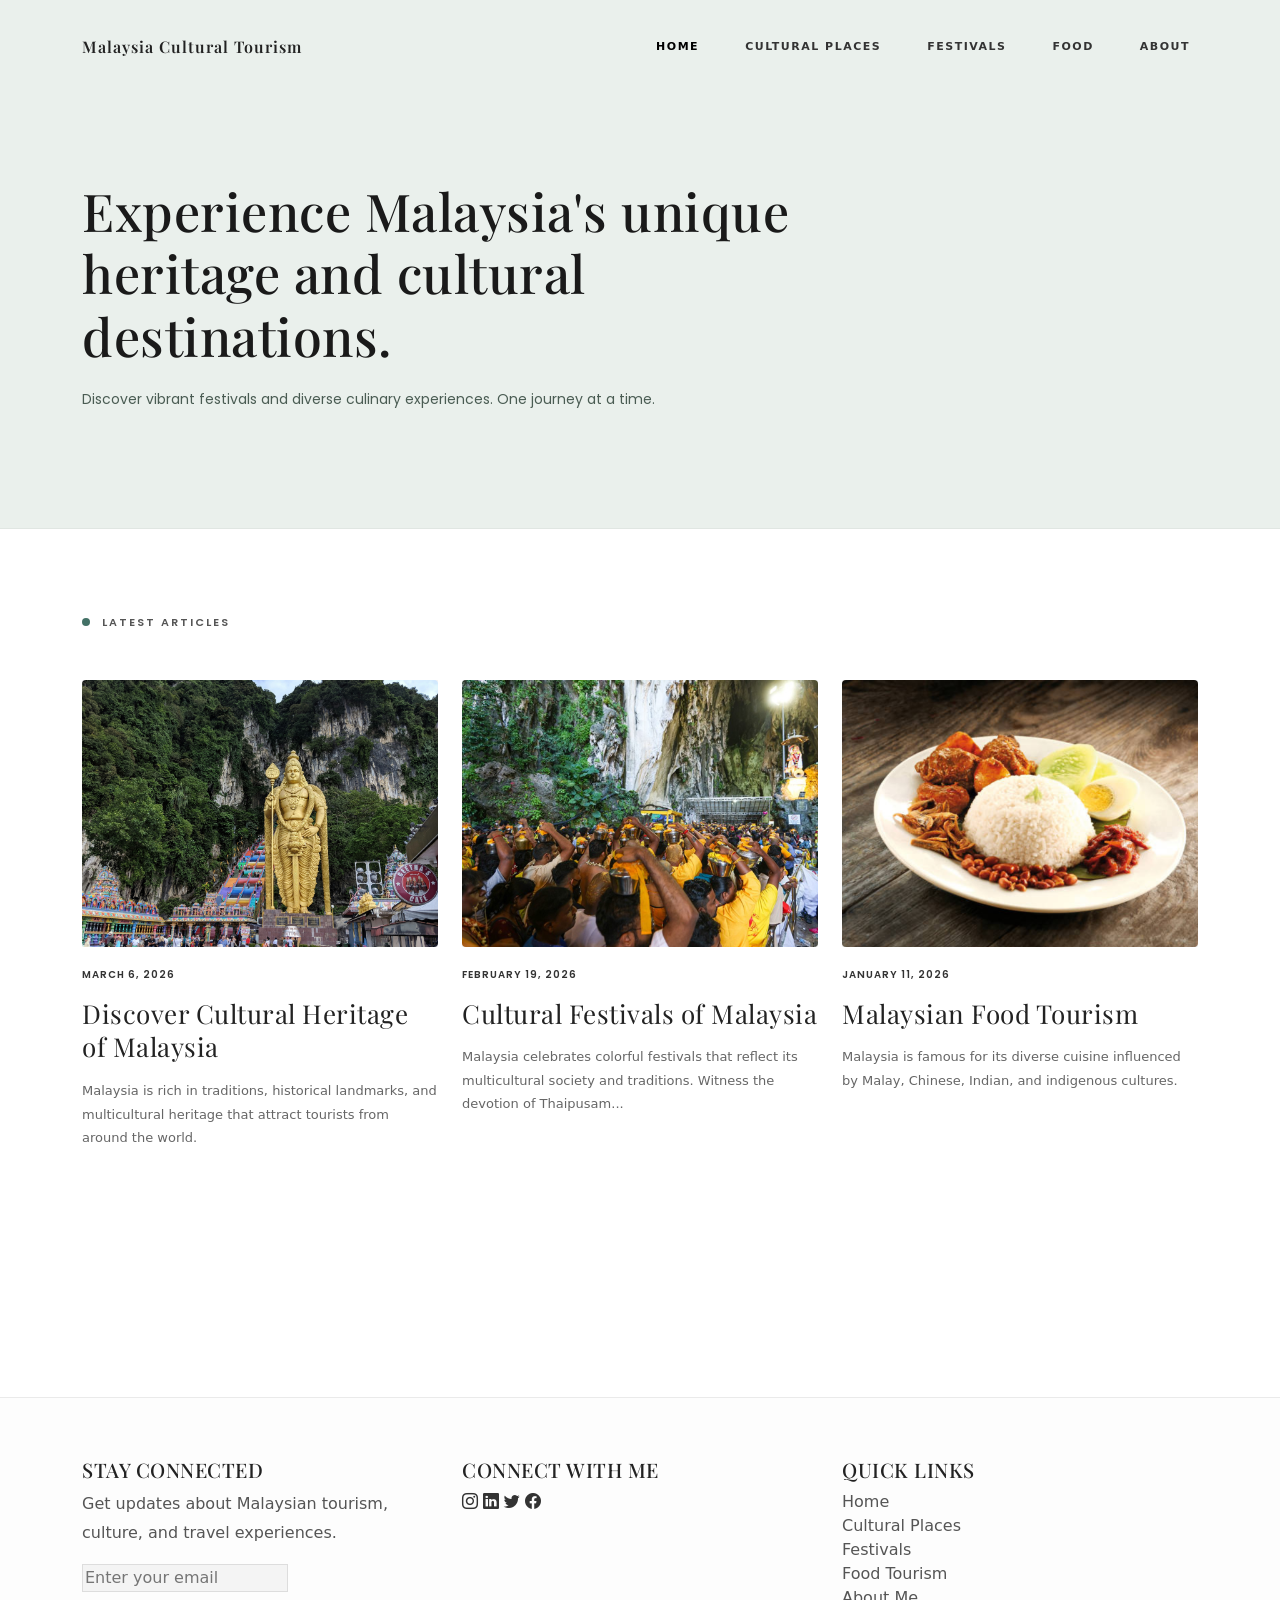
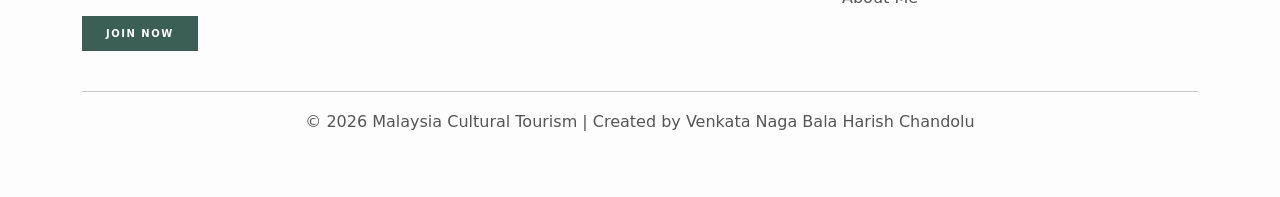
<file: index.html>
<!DOCTYPE html>
<html>

<head>

    <title>Cultural Tourism in Malaysia</title>
    <meta name="viewport" content="width=device-width, initial-scale=1">
    <link rel="stylesheet" href="css/style.css">

    <link href="https://cdn.jsdelivr.net/npm/bootstrap@5.3.2/dist/css/bootstrap.min.css" rel="stylesheet">
    <link rel="stylesheet" href="https://cdn.jsdelivr.net/npm/bootstrap-icons@1.11.3/font/bootstrap-icons.css">

    <!-- Google Fonts -->
    <link href="https://fonts.googleapis.com/css2?family=Playfair+Display:wght@400;600&family=Poppins:wght@300;400;600&display=swap" rel="stylesheet">
    
    <!-- Google Analytics -->
    <script async src="https://www.googletagmanager.com/gtag/js?id=G-QB0N7FCE9P"></script>
    <script>
        window.dataLayer = window.dataLayer || [];
        function gtag() { dataLayer.push(arguments); }
        gtag('js', new Date());

        gtag('config', 'G-QB0N7FCE9P');
    </script>
</head>

<body>

    <!-- SAGE HERO SECTION -->
    <div class="sage-hero">
        
        <!-- NAVBAR Inside Hero -->
        <nav class="navbar navbar-expand-lg navbar-light fixed-top" style="background-color: #EAF0EC !important; border-bottom: none; padding-top: 30px;">
            <div class="container">
                <a class="navbar-brand brand-title" href="index.html">
                    Malaysia Cultural Tourism
                </a>
                <button class="navbar-toggler" type="button" data-bs-toggle="collapse" data-bs-target="#navbarNav">
                    <span class="navbar-toggler-icon"></span>
                </button>
                <div class="collapse navbar-collapse justify-content-end" id="navbarNav">
                    <ul class="navbar-nav">
                        <li class="nav-item">
                            <a class="nav-link active" href="index.html">Home</a>
                        </li>
                        <li class="nav-item">
                            <a class="nav-link" href="cultural.html">Cultural Places</a>
                        </li>
                        <li class="nav-item">
                            <a class="nav-link" href="festivals.html">Festivals</a>
                        </li>
                        <li class="nav-item">
                            <a class="nav-link" href="food.html">Food</a>
                        </li>
                        <li class="nav-item">
                            <a class="nav-link" href="about.html">About</a>
                        </li>
                    </ul>
                </div>
            </div>
        </nav>

        <div class="container" style="margin-top: 60px;">
            <div class="row">
                <div class="col-lg-8">
                    <h1 class="sage-hero-title">Experience Malaysia's unique heritage and cultural destinations.</h1>
                    <p class="sage-hero-text">
                        Discover vibrant festivals and diverse culinary experiences. One journey at a time.
                    </p>
                </div>
            </div>
        </div>
    </div>

    <!-- MAIN ARTICLE GRID -->
    <div class="article-grid-section">
        <div class="container">
            <span class="dot-label"><span class="dot"></span> LATEST ARTICLES</span>
            
            <div class="row mt-4">
                
                <!-- Cultural Places -->
                <div class="col-lg-4 col-md-6 mb-5">
                    <div class="article-card">
                        <div class="article-img-container">
                            <a href="cultural.html"><img src="images/Batu caves.png" class="article-img" alt="Batu Caves"></a>
                        </div>
                        <span class="article-meta">MARCH 6, 2026</span>
                        <h3 class="article-title"><a href="cultural.html" class="article-title-link">Discover Cultural Heritage of Malaysia</a></h3>
                        <p class="article-excerpt">
                            Malaysia is rich in traditions, historical landmarks, and multicultural heritage that attract tourists from around the world.
                        </p>
                    </div>
                </div>

                <!-- Festivals -->
                <div class="col-lg-4 col-md-6 mb-5">
                    <div class="article-card">
                        <div class="article-img-container">
                            <a href="festivals.html"><img src="images/Thaipusam.png" class="article-img" alt="Thaipusam"></a>
                        </div>
                        <span class="article-meta">FEBRUARY 19, 2026</span>
                        <h3 class="article-title"><a href="festivals.html" class="article-title-link">Cultural Festivals of Malaysia</a></h3>
                        <p class="article-excerpt">
                            Malaysia celebrates colorful festivals that reflect its multicultural society and traditions. Witness the devotion of Thaipusam...
                        </p>
                    </div>
                </div>

                <!-- Food -->
                <div class="col-lg-4 col-md-6 mb-5">
                    <div class="article-card">
                        <div class="article-img-container">
                            <a href="food.html"><img src="images/nasi lemak.png" class="article-img" alt="Food Nasi Lemak"></a>
                        </div>
                        <span class="article-meta">JANUARY 11, 2026</span>
                        <h3 class="article-title"><a href="food.html" class="article-title-link">Malaysian Food Tourism</a></h3>
                        <p class="article-excerpt">
                            Malaysia is famous for its diverse cuisine influenced by Malay, Chinese, Indian, and indigenous cultures.
                        </p>
                    </div>
                </div>

            </div>
        </div>
    </div>

    <!-- FOOTER -->
    <div class="footer-main">
        <div class="container">
            <div class="row">
                <div class="col-lg-4 col-md-6 col-12 mb-4">
                    <h4 class="footer-heading">STAY CONNECTED</h4>
                    <p class="footer-text">
                        Get updates about Malaysian tourism, culture, and travel experiences.
                    </p>
                    <form action="https://formspree.io/f/myknpvoq" method="POST">
                        <input type="email" name="email" class="footer-input" placeholder="Enter your email" required>
                        <br><br>
                        <button type="submit" class="footer-btn">Join Now</button>
                    </form>
                </div>
                <div class="col-lg-4 col-md-6 col-12 mb-4">
                    <h4 class="footer-heading">CONNECT WITH ME</h4>
                    <div class="social-icons">
                        <a href="https://www.instagram.com/tripz_hash/"><i class="bi bi-instagram"></i></a>
                        <a href="http://www.linkedin.com/in/ch-venkata-naga-bala-harish"><i class="bi bi-linkedin"></i></a>
                        <a href="https://x.com/ChVenkatan88342"><i class="bi bi-twitter"></i></a>
                        <a href="https://www.facebook.com/chandolu.harish.1"><i class="bi bi-facebook"></i></a>
                    </div>
                </div>
                <div class="col-lg-4 col-md-6 col-12 mb-4">
                    <h4 class="footer-heading">QUICK LINKS</h4>
                    <ul class="footer-list list-unstyled">
                        <li><a href="index.html">Home</a></li>
                        <li><a href="cultural.html">Cultural Places</a></li>
                        <li><a href="festivals.html">Festivals</a></li>
                        <li><a href="food.html">Food Tourism</a></li>
                        <li><a href="about.html">About Me</a></li>
                    </ul>
                </div>
            </div>
            <hr class="footer-line">
            <p class="footer-bottom text-center mb-0">
                © 2026 Malaysia Cultural Tourism | Created by Venkata Naga Bala Harish Chandolu
            </p>
        </div>
    </div>

    <script src="https://cdn.jsdelivr.net/npm/bootstrap@5.3.2/dist/js/bootstrap.bundle.min.js"></script>

    <script>
        window.addEventListener("scroll", function () {
            let navbar = document.querySelector(".navbar");
            if (window.scrollY > 80) {
                navbar.classList.add("navbar-scrolled");
                navbar.style.backgroundColor = "#ffffff";
            } else {
                navbar.classList.remove("navbar-scrolled");
                navbar.style.backgroundColor = "#EAF0EC";
                navbar.style.cssText = "background-color: #EAF0EC !important; border-bottom: none; padding-top: 30px;";
            }
        });
    </script>
</body>
</html>
</file>
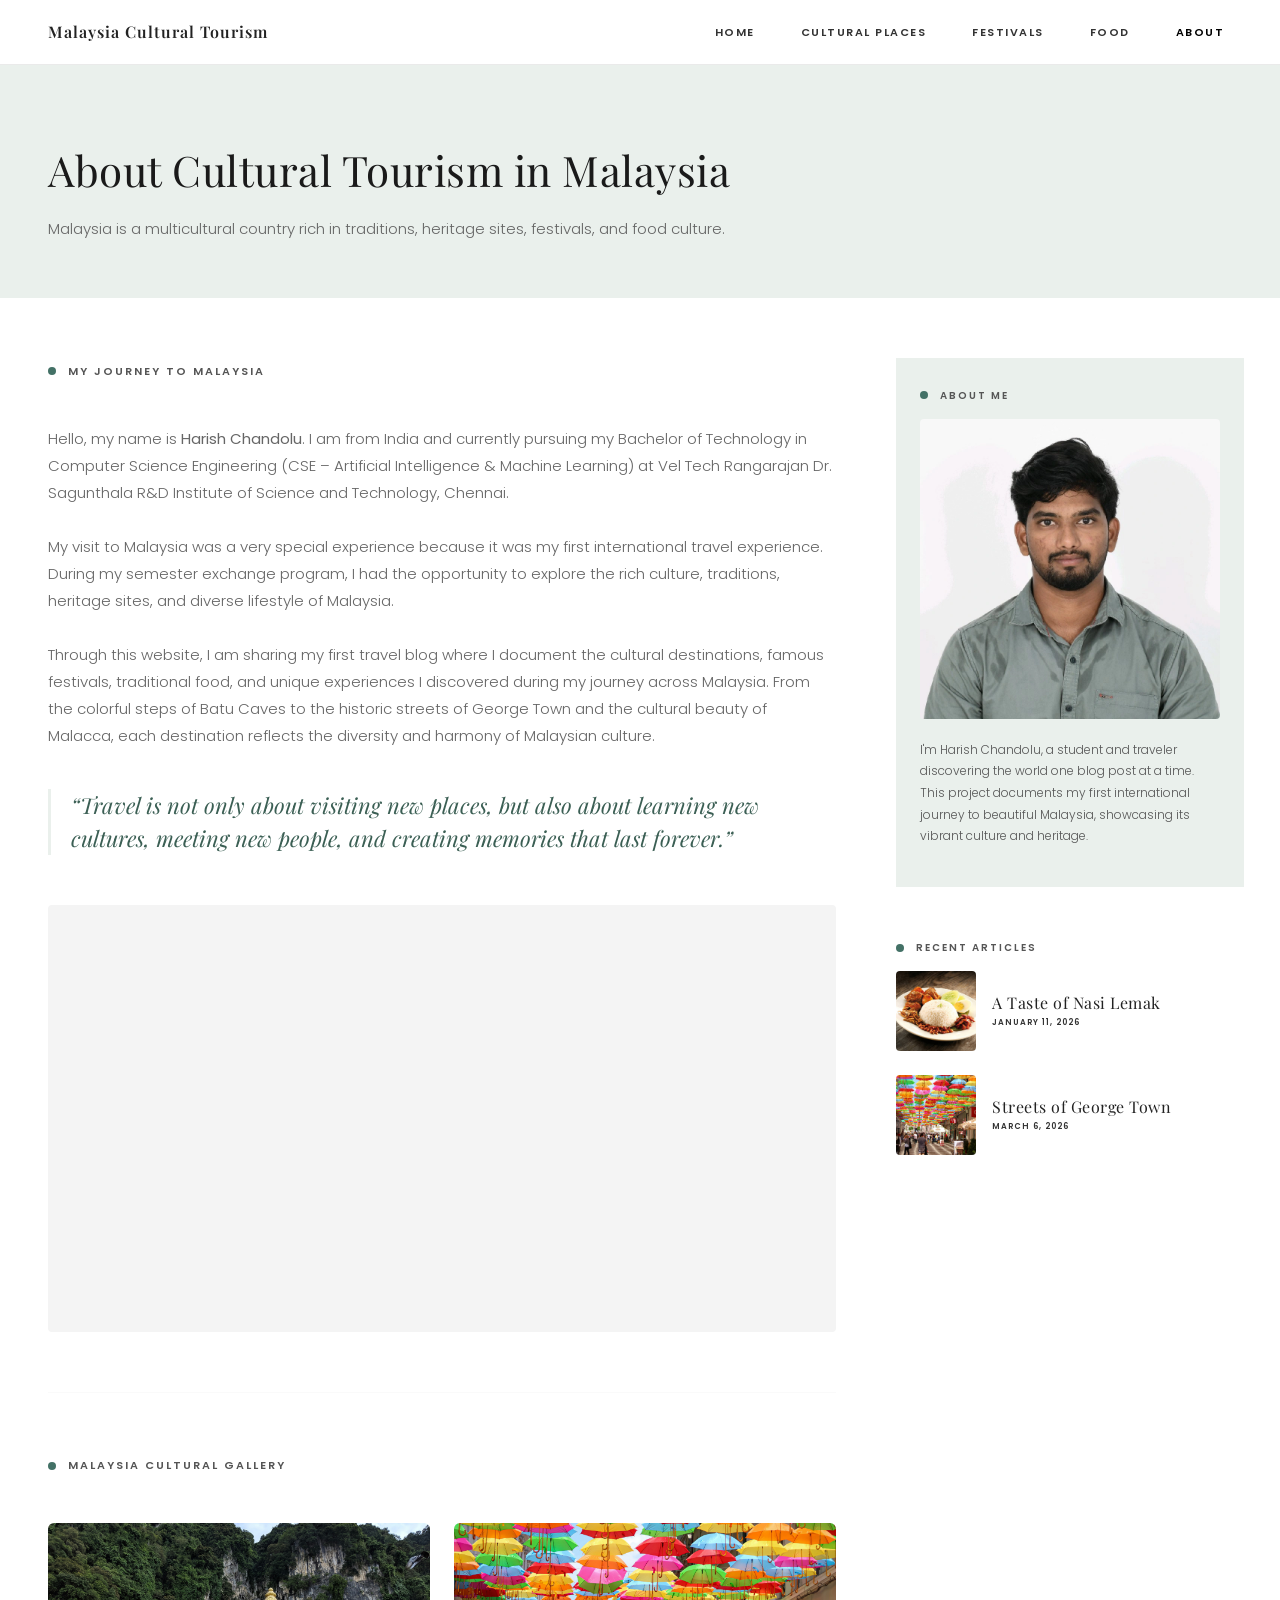
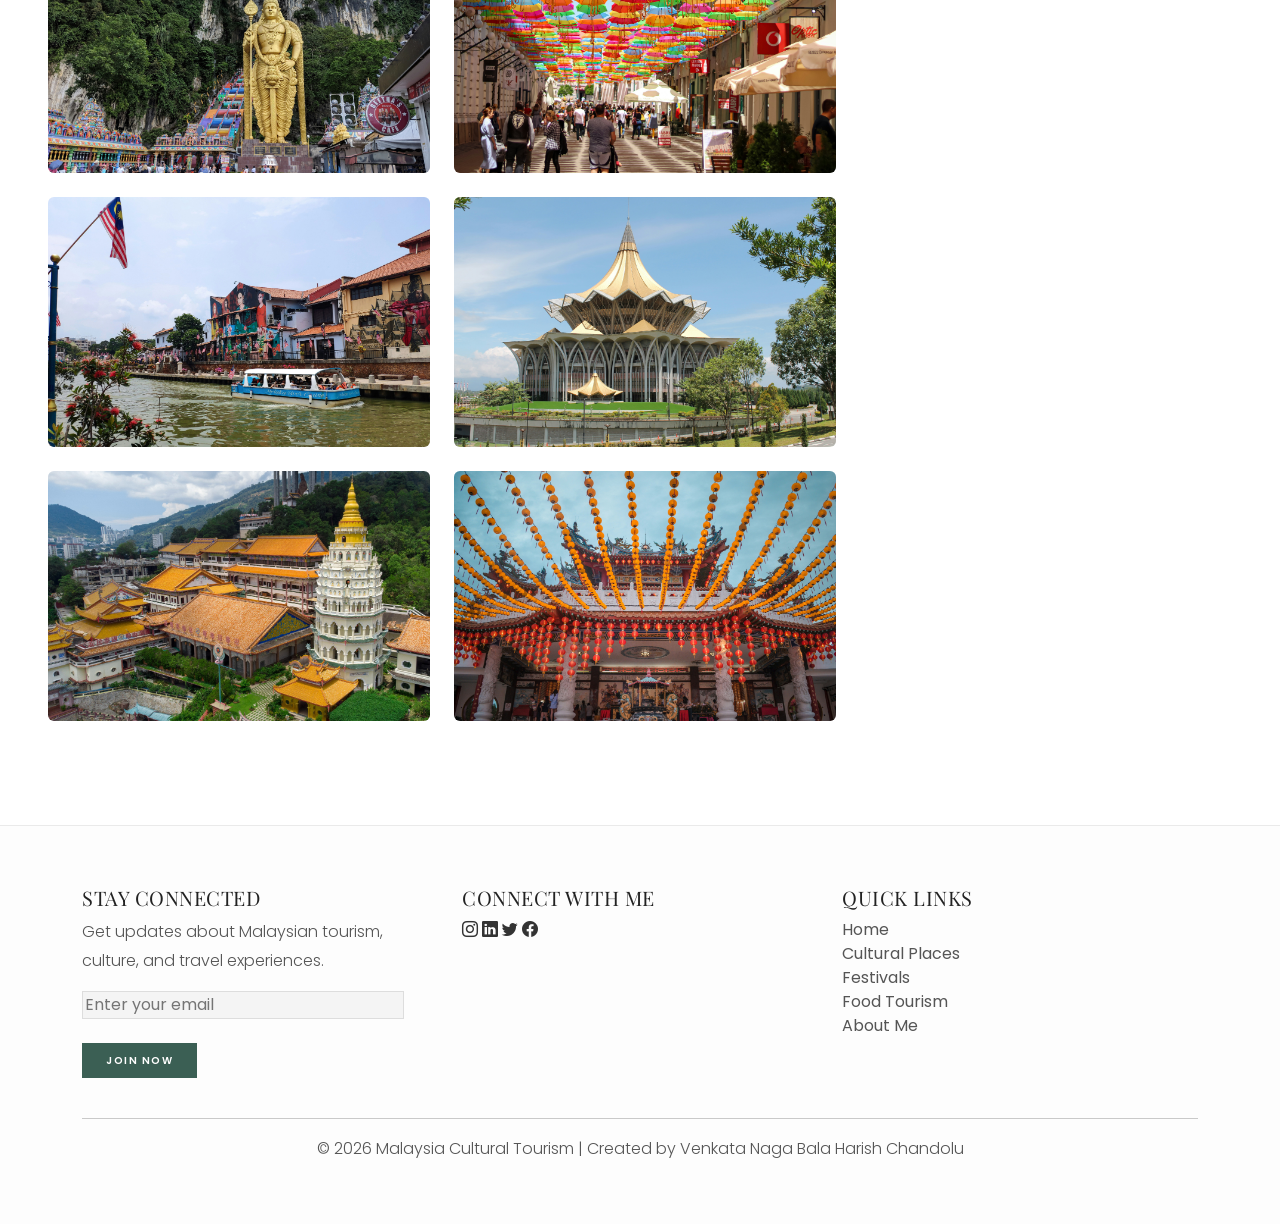
<file: about.html>
<!DOCTYPE html>
<html>

<head>

    <title>About Cultural Tourism in Malaysia</title>
    <meta name="viewport" content="width=device-width, initial-scale=1">
    <link rel="stylesheet" href="https://cdn.jsdelivr.net/npm/bootstrap-icons@1.11.3/font/bootstrap-icons.css">
    <link href="https://cdn.jsdelivr.net/npm/bootstrap@5.3.2/dist/css/bootstrap.min.css" rel="stylesheet">
    <link
        href="https://fonts.googleapis.com/css2?family=Playfair+Display:wght@400;600&family=Poppins:wght@300;400;600&display=swap"
        rel="stylesheet">
    <link rel="stylesheet" href="css/style.css">

    <!-- Google Analytics -->
    <script async src="https://www.googletagmanager.com/gtag/js?id=G-QB0N7FCE9P"></script>
    <script>
        window.dataLayer = window.dataLayer || [];
        function gtag() { dataLayer.push(arguments); }
        gtag('js', new Date());

        gtag('config', 'G-QB0N7FCE9P');
    </script>
</head>

<body>

    <!-- Navbar -->
    <nav class="navbar navbar-expand-lg navbar-light bg-white sticky-top">
        <div class="container-fluid px-4 px-lg-5">
            <a class="navbar-brand brand-title" href="index.html">
                Malaysia Cultural Tourism
            </a>
            <button class="navbar-toggler" type="button" data-bs-toggle="collapse" data-bs-target="#navbarNav">
                <span class="navbar-toggler-icon"></span>
            </button>
            <div class="collapse navbar-collapse justify-content-end" id="navbarNav">
                <ul class="navbar-nav">
                    <li class="nav-item">
                        <a class="nav-link" href="index.html">Home</a>
                    </li>
                    <li class="nav-item">
                        <a class="nav-link" href="cultural.html">Cultural Places</a>
                    </li>
                    <li class="nav-item">
                        <a class="nav-link" href="festivals.html">Festivals</a>
                    </li>
                    <li class="nav-item">
                        <a class="nav-link" href="food.html">Food</a>
                    </li>
                    <li class="nav-item">
                        <a class="nav-link active" href="about.html">About</a>
                    </li>
                </ul>
            </div>
        </div>
    </nav>

    <!-- Page Title -->
    <div class="page-header-section" style="background: #EAF0EC; margin-bottom: 60px;">
        <div class="container-fluid px-4 px-lg-5">
            <h1 class="page-title">About Cultural Tourism in Malaysia</h1>
            <p class="page-subtitle">
                Malaysia is a multicultural country rich in traditions, heritage sites, festivals, and food culture.
            </p>
        </div>
    </div>


    <div class="container-fluid px-4 px-lg-5" style="margin-bottom: 80px;">
        <div class="row">

            <!-- MAIN CONTENT AREA = BLOG STYLE -->
            <div class="col-lg pe-lg-5">

                <span class="dot-label"><span class="dot"></span> MY JOURNEY TO MALAYSIA</span>

                <article style="margin-top: 20px; margin-bottom: 60px;">
                    <p class="article-excerpt" style="font-size: 15px;">
                        Hello, my name is <strong>Harish Chandolu</strong>. I am from India and currently pursuing my
                        Bachelor of Technology in Computer Science Engineering (CSE – Artificial Intelligence & Machine
                        Learning) at Vel Tech Rangarajan Dr. Sagunthala R&D Institute of Science and Technology,
                        Chennai.
                        <br><br>
                        My visit to Malaysia was a very special experience because it was my first international travel
                        experience. During my semester exchange program, I had the opportunity to explore the rich
                        culture, traditions, heritage sites, and diverse lifestyle of Malaysia.
                        <br><br>
                        Through this website, I am sharing my first travel blog where I document the cultural
                        destinations, famous festivals, traditional food, and unique experiences I discovered during my
                        journey across Malaysia. From the colorful steps of Batu Caves to the historic streets of George
                        Town and the cultural beauty of Malacca, each destination reflects the diversity and harmony of
                        Malaysian culture.
                    </p>
                    <blockquote
                        style="font-family: 'Playfair Display', serif; font-size: 22px; font-style: italic; color: #3B5F54; border-left: 3px solid #EAF0EC; padding-left: 20px; margin-top: 40px; line-height: 1.5;">
                        “Travel is not only about visiting new places, but also about learning new cultures, meeting new
                        people, and creating memories that last forever.”
                    </blockquote>

                    <!-- The Google Map integrated into the blog body -->
                    <div style="margin-top: 50px; background: #f4f4f4; padding: 10px; border-radius: 4px;">
                        <iframe
                            src="https://www.google.com/maps/embed?pb=!1m18!1m12!1m3!1d127703.7965080521!2d101.6868867851834!3d3.1384512009318377!2m3!1f0!2f0!3f0!3m2!1i1024!2i768!4f13.1!3m3!1m2!1s0x31cc362abd08e7d3%3A0x232e1ff540d86c99!2sKuala%20Lumpur%2C%20Federal%20Territory%20of%20Kuala%20Lumpur!5e0!3m2!1sen!2smy!4v1773558541316!5m2!1sen!2smy"
                            width="100%" height="400" style="border:0; border-radius: 2px;" allowfullscreen=""
                            loading="lazy">
                        </iframe>
                    </div>

                </article>

                <hr style="border-top: 1px solid #eaeaea; margin: 60px 0;">

                <span class="dot-label"><span class="dot"></span> MALAYSIA CULTURAL GALLERY</span>

                <!-- Clean Image Grid -->
                <div class="row mt-4">
                    <div class="col-md-6 mb-4">
                        <img src="images/Batu caves.png" class="img-fluid rounded"
                            style="object-fit: cover; height: 250px; width: 100%;" alt="Batu Caves">
                    </div>
                    <div class="col-md-6 mb-4">
                        <img src="images/georgetown.png" class="img-fluid rounded"
                            style="object-fit: cover; height: 250px; width: 100%;" alt="George Town">
                    </div>
                    <div class="col-md-6 mb-4">
                        <img src="images/malacca.png" class="img-fluid rounded"
                            style="object-fit: cover; height: 250px; width: 100%;" alt="Malacca">
                    </div>
                    <div class="col-md-6 mb-4">
                        <img src="images/Sarawak Cultural Village.png" class="img-fluid rounded"
                            style="object-fit: cover; height: 250px; width: 100%;" alt="Sarawak Cultural Village">
                    </div>
                    <div class="col-md-6 mb-4">
                        <img src="images/Kek Lok Si Temple.png" class="img-fluid rounded"
                            style="object-fit: cover; height: 250px; width: 100%;" alt="Kek Lok Si Temple">
                    </div>
                    <div class="col-md-6 mb-4">
                        <img src="images/Thean Hou Temple.png" class="img-fluid rounded"
                            style="object-fit: cover; height: 250px; width: 100%;" alt="Thean Hou Temple">
                    </div>
                </div>
            </div>

            <!-- SIDEBAR AREA -->
            <div class="col-12 col-lg-auto ms-auto mt-5 mt-lg-0 pe-0" style="width: 100%; max-width: 360px;">
                <div class="sidebar-about p-4" style="background: #EAF0EC;">
                    <span class="dot-label mb-3" style="font-size: 10px;"><span class="dot"></span> ABOUT ME</span>
                    <!-- Simple author placeholder -->
                    <img src="harish.png" alt="Profile Layout Reference" class="sidebar-about-img">
                    <p class="sidebar-about-text">
                        I'm Harish Chandolu, a student and traveler discovering the world one blog post at a time. This
                        project documents my first international journey to beautiful Malaysia, showcasing its vibrant
                        culture and heritage.
                    </p>
                </div>

                <!-- Recent Articles List (Mockup of references) -->
                <div class="mt-5">
                    <span class="dot-label mb-3" style="font-size: 10px;"><span class="dot"></span> RECENT
                        ARTICLES</span>

                    <div class="d-flex align-items-center mb-4">
                        <div
                            style="width: 80px; height: 80px; overflow: hidden; border-radius: 4px; flex-shrink: 0; background: #f4f4f4;">
                            <a href="food.html"><img src="images/nasi lemak.png"
                                    style="width: 100%; height: 100%; object-fit: cover;" alt="Food"></a>
                        </div>
                        <div class="ms-3">
                            <h4 style="font-family: 'Playfair Display', serif; font-size: 16px; margin-bottom: 5px;"><a
                                    href="food.html" class="article-title-link">A Taste of Nasi Lemak</a></h4>
                            <span class="article-meta" style="font-size: 8px; margin-bottom: 0;">JANUARY 11, 2026</span>
                        </div>
                    </div>

                    <div class="d-flex align-items-center mb-4">
                        <div
                            style="width: 80px; height: 80px; overflow: hidden; border-radius: 4px; flex-shrink: 0; background: #f4f4f4;">
                            <a href="cultural.html"><img src="images/georgetown.png"
                                    style="width: 100%; height: 100%; object-fit: cover;" alt="George Town"></a>
                        </div>
                        <div class="ms-3">
                            <h4 style="font-family: 'Playfair Display', serif; font-size: 16px; margin-bottom: 5px;"><a
                                    href="cultural.html" class="article-title-link">Streets of George Town</a></h4>
                            <span class="article-meta" style="font-size: 8px; margin-bottom: 0;">MARCH 6, 2026</span>
                        </div>
                    </div>
                </div>
            </div>

        </div>
    </div>


    <!-- FOOTER -->
    <div class="footer-main">
        <div class="container">
            <div class="row">
                <div class="col-lg-4 col-md-6 col-12 mb-4">
                    <h4 class="footer-heading">STAY CONNECTED</h4>
                    <p class="footer-text">
                        Get updates about Malaysian tourism, culture, and travel experiences.
                    </p>
                    <form action="https://formspree.io/f/myknpvoq" method="POST">
                        <input type="email" name="email" class="footer-input" placeholder="Enter your email" required>
                        <br><br>
                        <button type="submit" class="footer-btn">Join Now</button>
                    </form>
                </div>
                <div class="col-lg-4 col-md-6 col-12 mb-4">
                    <h4 class="footer-heading">CONNECT WITH ME</h4>
                    <div class="social-icons">
                        <a href="https://www.instagram.com/tripz_hash/"><i class="bi bi-instagram"></i></a>
                        <a href="http://www.linkedin.com/in/ch-venkata-naga-bala-harish"><i
                                class="bi bi-linkedin"></i></a>
                        <a href="https://x.com/ChVenkatan88342"><i class="bi bi-twitter"></i></a>
                        <a href="https://www.facebook.com/chandolu.harish.1"><i class="bi bi-facebook"></i></a>
                    </div>
                </div>
                <div class="col-lg-4 col-md-6 col-12 mb-4">
                    <h4 class="footer-heading">QUICK LINKS</h4>
                    <ul class="footer-list list-unstyled">
                        <li><a href="index.html">Home</a></li>
                        <li><a href="cultural.html">Cultural Places</a></li>
                        <li><a href="festivals.html">Festivals</a></li>
                        <li><a href="food.html">Food Tourism</a></li>
                        <li><a href="about.html">About Me</a></li>
                    </ul>
                </div>
            </div>
            <hr class="footer-line">
            <p class="footer-bottom text-center mb-0">
                © 2026 Malaysia Cultural Tourism | Created by Venkata Naga Bala Harish Chandolu
            </p>
        </div>
    </div>

    <script src="https://cdn.jsdelivr.net/npm/bootstrap@5.3.2/dist/js/bootstrap.bundle.min.js"></script>
</body>

</html>
</file>
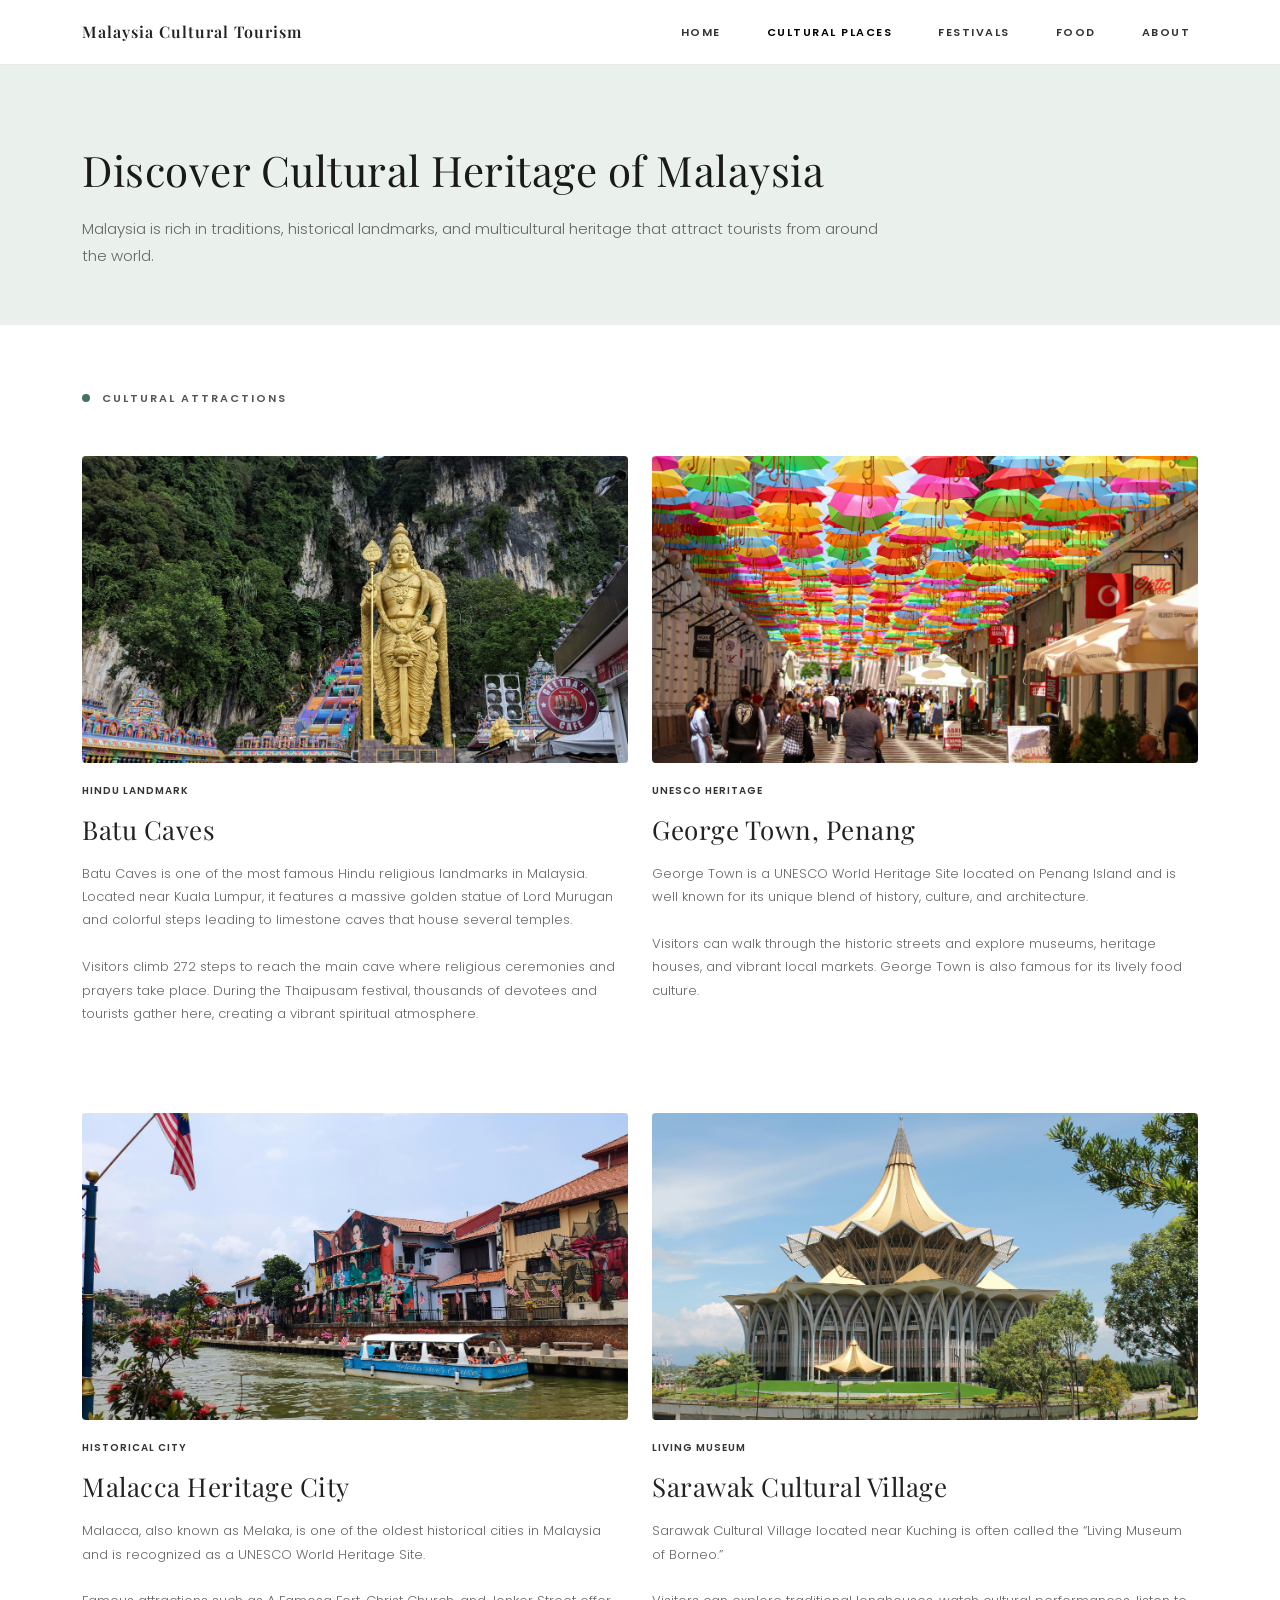
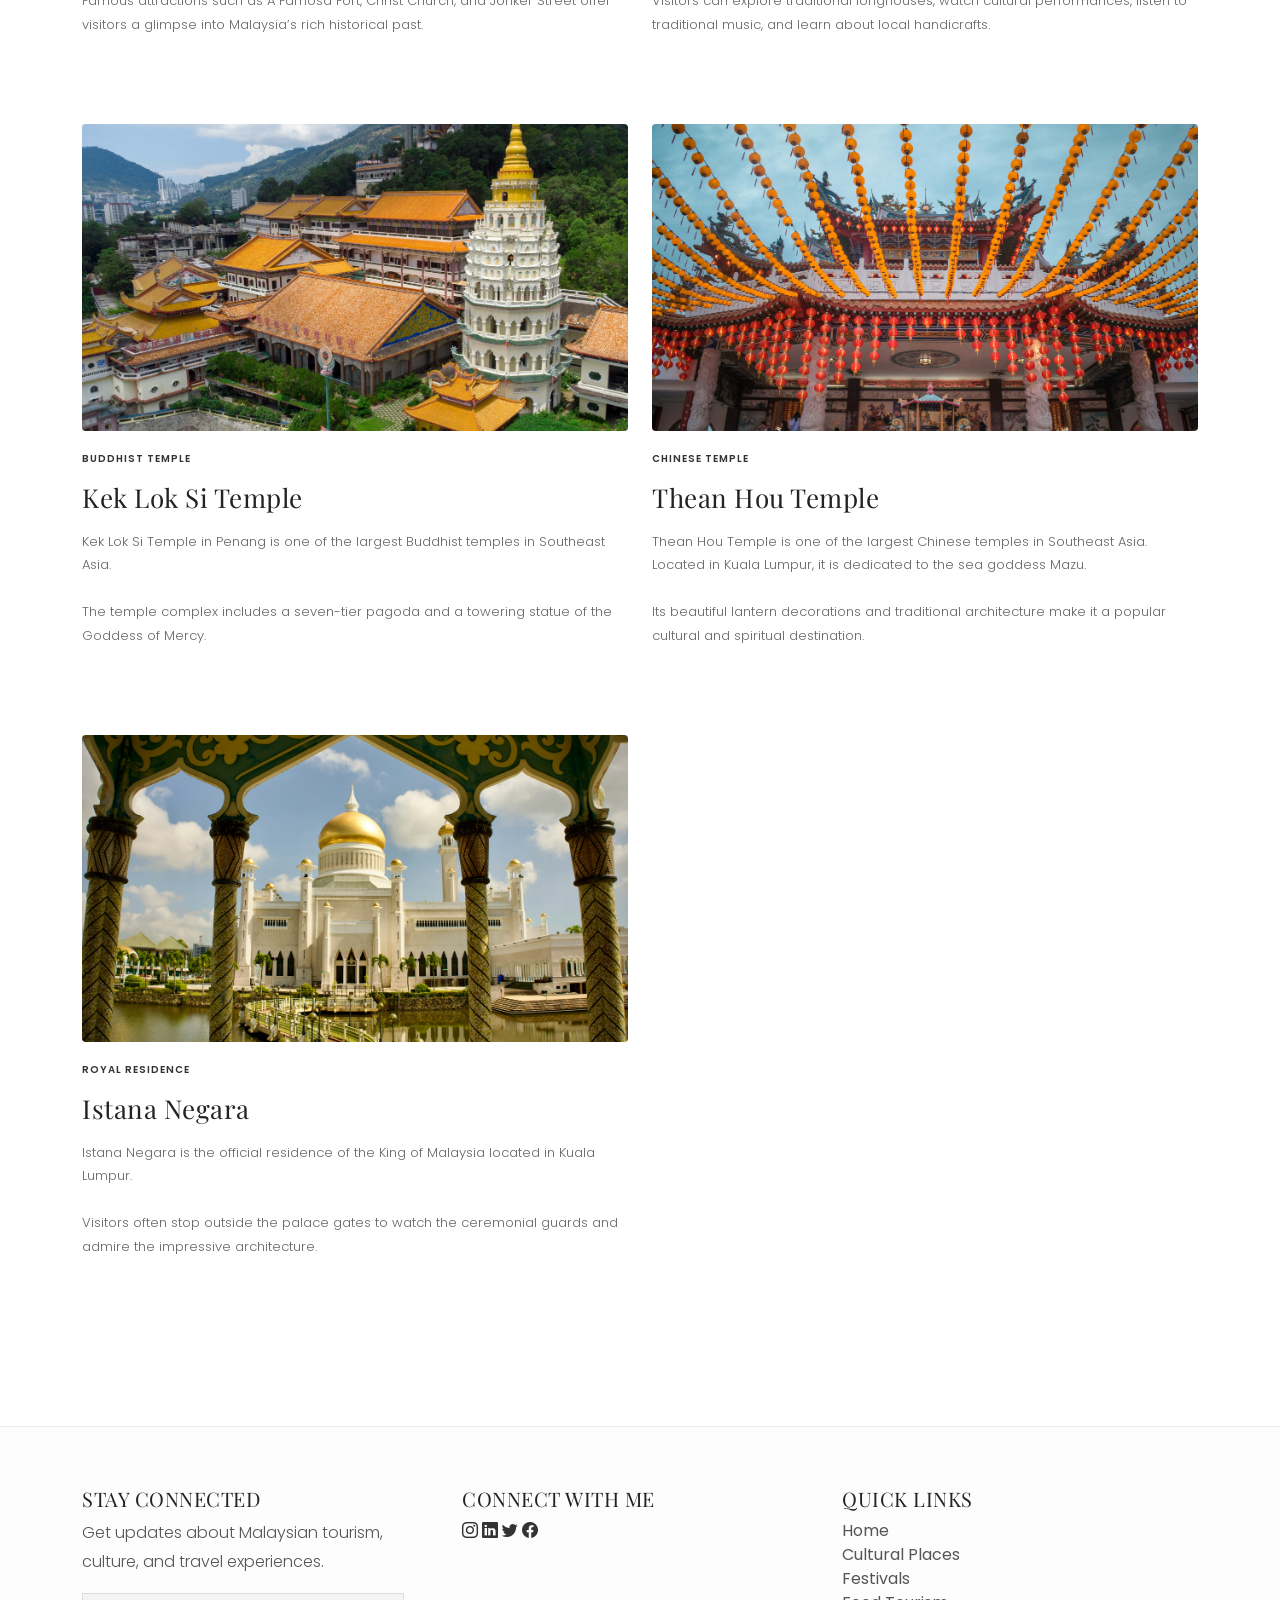
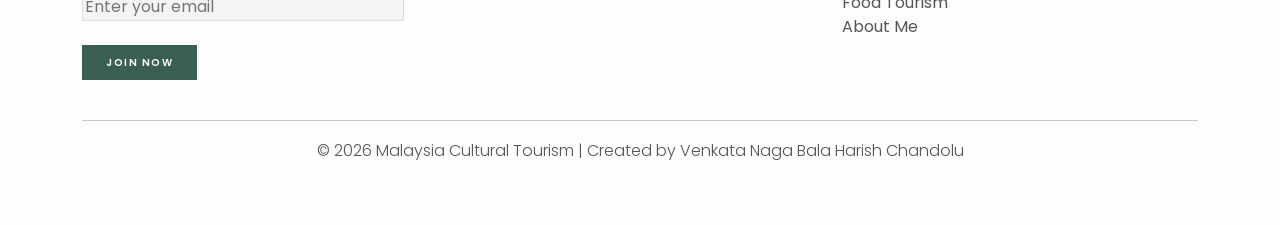
<file: cultural.html>
<!DOCTYPE html>
<html>

<head>

    <title>Cultural Places in Malaysia</title>
    <meta name="viewport" content="width=device-width, initial-scale=1">
    <link rel="stylesheet" href="https://cdn.jsdelivr.net/npm/bootstrap-icons@1.11.3/font/bootstrap-icons.css">
    <link href="https://cdn.jsdelivr.net/npm/bootstrap@5.3.2/dist/css/bootstrap.min.css" rel="stylesheet">
    <link href="https://fonts.googleapis.com/css2?family=Playfair+Display:wght@400;600&family=Poppins:wght@300;400;600&display=swap" rel="stylesheet">
    <link rel="stylesheet" href="css/style.css">

    <!-- Google Analytics -->
    <script async src="https://www.googletagmanager.com/gtag/js?id=G-QB0N7FCE9P"></script>
    <script>
        window.dataLayer = window.dataLayer || [];
        function gtag(){dataLayer.push(arguments);}
        gtag('js', new Date());

        gtag('config', 'G-QB0N7FCE9P');
    </script>
</head>

<body>

    <!-- Navbar -->
    <nav class="navbar navbar-expand-lg navbar-light bg-white sticky-top">
        <div class="container">
            <a class="navbar-brand brand-title" href="index.html">
                Malaysia Cultural Tourism
            </a>
            <button class="navbar-toggler" type="button" data-bs-toggle="collapse" data-bs-target="#navbarNav">
                <span class="navbar-toggler-icon"></span>
            </button>
            <div class="collapse navbar-collapse justify-content-end" id="navbarNav">
                <ul class="navbar-nav">
                    <li class="nav-item">
                        <a class="nav-link" href="index.html">Home</a>
                    </li>
                    <li class="nav-item">
                        <a class="nav-link active" href="cultural.html">Cultural Places</a>
                    </li>
                    <li class="nav-item">
                        <a class="nav-link" href="festivals.html">Festivals</a>
                    </li>
                    <li class="nav-item">
                        <a class="nav-link" href="food.html">Food</a>
                    </li>
                    <li class="nav-item">
                        <a class="nav-link" href="about.html">About</a>
                    </li>
                </ul>
            </div>
        </div>
    </nav>

    <!-- Page Title -->
    <div class="page-header-section" style="background: #EAF0EC; margin-bottom: 60px;">
        <div class="container">
            <h1 class="page-title">Discover Cultural Heritage of Malaysia</h1>
            <p class="page-subtitle">
                Malaysia is rich in traditions, historical landmarks, and multicultural heritage that attract tourists from around the world.
            </p>
        </div>
    </div>

    <!-- MAIN ARTICLE GRID -->
    <div class="container" style="margin-bottom: 80px;">
        <span class="dot-label"><span class="dot"></span> CULTURAL ATTRACTIONS</span>
        
        <div class="row mt-4">
            
            <!-- Batu Caves -->
            <div class="col-lg-6 mb-5">
                <div class="article-card">
                    <div class="article-img-container" style="aspect-ratio: 16/9;">
                        <img src="images/Batu caves.png" class="article-img" alt="Batu Caves">
                    </div>
                    <span class="article-meta">HINDU LANDMARK</span>
                    <h3 class="article-title">Batu Caves</h3>
                    <p class="article-excerpt">
                        Batu Caves is one of the most famous Hindu religious landmarks in Malaysia. Located near Kuala Lumpur, it features a massive golden statue of Lord Murugan and colorful steps leading to limestone caves that house several temples.
                        <br><br>
                        Visitors climb 272 steps to reach the main cave where religious ceremonies and prayers take place. During the Thaipusam festival, thousands of devotees and tourists gather here, creating a vibrant spiritual atmosphere.
                    </p>
                </div>
            </div>

            <!-- George Town -->
            <div class="col-lg-6 mb-5">
                <div class="article-card">
                    <div class="article-img-container" style="aspect-ratio: 16/9;">
                        <img src="images/georgetown.png" class="article-img" alt="George Town">
                    </div>
                    <span class="article-meta">UNESCO HERITAGE</span>
                    <h3 class="article-title">George Town, Penang</h3>
                    <p class="article-excerpt">
                        George Town is a UNESCO World Heritage Site located on Penang Island and is well known for its unique blend of history, culture, and architecture.
                        <br><br>
                        Visitors can walk through the historic streets and explore museums, heritage houses, and vibrant local markets. George Town is also famous for its lively food culture.
                    </p>
                </div>
            </div>

            <!-- Malacca -->
            <div class="col-lg-6 mb-5">
                <div class="article-card">
                    <div class="article-img-container" style="aspect-ratio: 16/9;">
                        <img src="images/malacca.png" class="article-img" alt="Malacca Heritage City">
                    </div>
                    <span class="article-meta">HISTORICAL CITY</span>
                    <h3 class="article-title">Malacca Heritage City</h3>
                    <p class="article-excerpt">
                        Malacca, also known as Melaka, is one of the oldest historical cities in Malaysia and is recognized as a UNESCO World Heritage Site.
                        <br><br>
                        Famous attractions such as A Famosa Fort, Christ Church, and Jonker Street offer visitors a glimpse into Malaysia’s rich historical past.
                    </p>
                </div>
            </div>

            <!-- Sarawak Cultural Village -->
            <div class="col-lg-6 mb-5">
                <div class="article-card">
                    <div class="article-img-container" style="aspect-ratio: 16/9;">
                        <img src="images/Sarawak Cultural Village.png" class="article-img" alt="Sarawak Cultural Village">
                    </div>
                    <span class="article-meta">LIVING MUSEUM</span>
                    <h3 class="article-title">Sarawak Cultural Village</h3>
                    <p class="article-excerpt">
                        Sarawak Cultural Village located near Kuching is often called the “Living Museum of Borneo.”
                        <br><br>
                        Visitors can explore traditional longhouses, watch cultural performances, listen to traditional music, and learn about local handicrafts.
                    </p>
                </div>
            </div>

            <!-- Kek Lok Si Temple -->
            <div class="col-lg-6 mb-5">
                <div class="article-card">
                    <div class="article-img-container" style="aspect-ratio: 16/9;">
                        <img src="images/Kek Lok Si Temple.png" class="article-img" alt="Kek Lok Si Temple">
                    </div>
                    <span class="article-meta">BUDDHIST TEMPLE</span>
                    <h3 class="article-title">Kek Lok Si Temple</h3>
                    <p class="article-excerpt">
                        Kek Lok Si Temple in Penang is one of the largest Buddhist temples in Southeast Asia.
                        <br><br>
                        The temple complex includes a seven-tier pagoda and a towering statue of the Goddess of Mercy.
                    </p>
                </div>
            </div>

            <!-- Thean Hou Temple -->
            <div class="col-lg-6 mb-5">
                <div class="article-card">
                    <div class="article-img-container" style="aspect-ratio: 16/9;">
                        <img src="images/Thean Hou Temple.png" class="article-img" alt="Thean Hou Temple">
                    </div>
                    <span class="article-meta">CHINESE TEMPLE</span>
                    <h3 class="article-title">Thean Hou Temple</h3>
                    <p class="article-excerpt">
                        Thean Hou Temple is one of the largest Chinese temples in Southeast Asia. Located in Kuala Lumpur, it is dedicated to the sea goddess Mazu.
                        <br><br>
                        Its beautiful lantern decorations and traditional architecture make it a popular cultural and spiritual destination.
                    </p>
                </div>
            </div>

            <!-- Istana Negara -->
            <div class="col-lg-6 mb-5">
                <div class="article-card">
                    <div class="article-img-container" style="aspect-ratio: 16/9;">
                        <img src="images/Istana Negara.png" class="article-img" alt="Istana Negara">
                    </div>
                    <span class="article-meta">ROYAL RESIDENCE</span>
                    <h3 class="article-title">Istana Negara</h3>
                    <p class="article-excerpt">
                        Istana Negara is the official residence of the King of Malaysia located in Kuala Lumpur.
                        <br><br>
                        Visitors often stop outside the palace gates to watch the ceremonial guards and admire the impressive architecture.
                    </p>
                </div>
            </div>

        </div>
    </div>


    <!-- FOOTER -->
    <div class="footer-main">
        <div class="container">
            <div class="row">
                <div class="col-lg-4 col-md-6 col-12 mb-4">
                    <h4 class="footer-heading">STAY CONNECTED</h4>
                    <p class="footer-text">
                        Get updates about Malaysian tourism, culture, and travel experiences.
                    </p>
                    <form action="https://formspree.io/f/myknpvoq" method="POST">
                        <input type="email" name="email" class="footer-input" placeholder="Enter your email" required>
                        <br><br>
                        <button type="submit" class="footer-btn">Join Now</button>
                    </form>
                </div>
                <div class="col-lg-4 col-md-6 col-12 mb-4">
                    <h4 class="footer-heading">CONNECT WITH ME</h4>
                    <div class="social-icons">
                        <a href="https://www.instagram.com/tripz_hash/"><i class="bi bi-instagram"></i></a>
                        <a href="http://www.linkedin.com/in/ch-venkata-naga-bala-harish"><i class="bi bi-linkedin"></i></a>
                        <a href="https://x.com/ChVenkatan88342"><i class="bi bi-twitter"></i></a>
                        <a href="https://www.facebook.com/chandolu.harish.1"><i class="bi bi-facebook"></i></a>
                    </div>
                </div>
                <div class="col-lg-4 col-md-6 col-12 mb-4">
                    <h4 class="footer-heading">QUICK LINKS</h4>
                    <ul class="footer-list list-unstyled">
                        <li><a href="index.html">Home</a></li>
                        <li><a href="cultural.html">Cultural Places</a></li>
                        <li><a href="festivals.html">Festivals</a></li>
                        <li><a href="food.html">Food Tourism</a></li>
                        <li><a href="about.html">About Me</a></li>
                    </ul>
                </div>
            </div>
            <hr class="footer-line">
            <p class="footer-bottom text-center mb-0">
                © 2026 Malaysia Cultural Tourism | Created by Venkata Naga Bala Harish Chandolu
            </p>
        </div>
    </div>

    <script src="https://cdn.jsdelivr.net/npm/bootstrap@5.3.2/dist/js/bootstrap.bundle.min.js"></script>
</body>
</html>
</file>
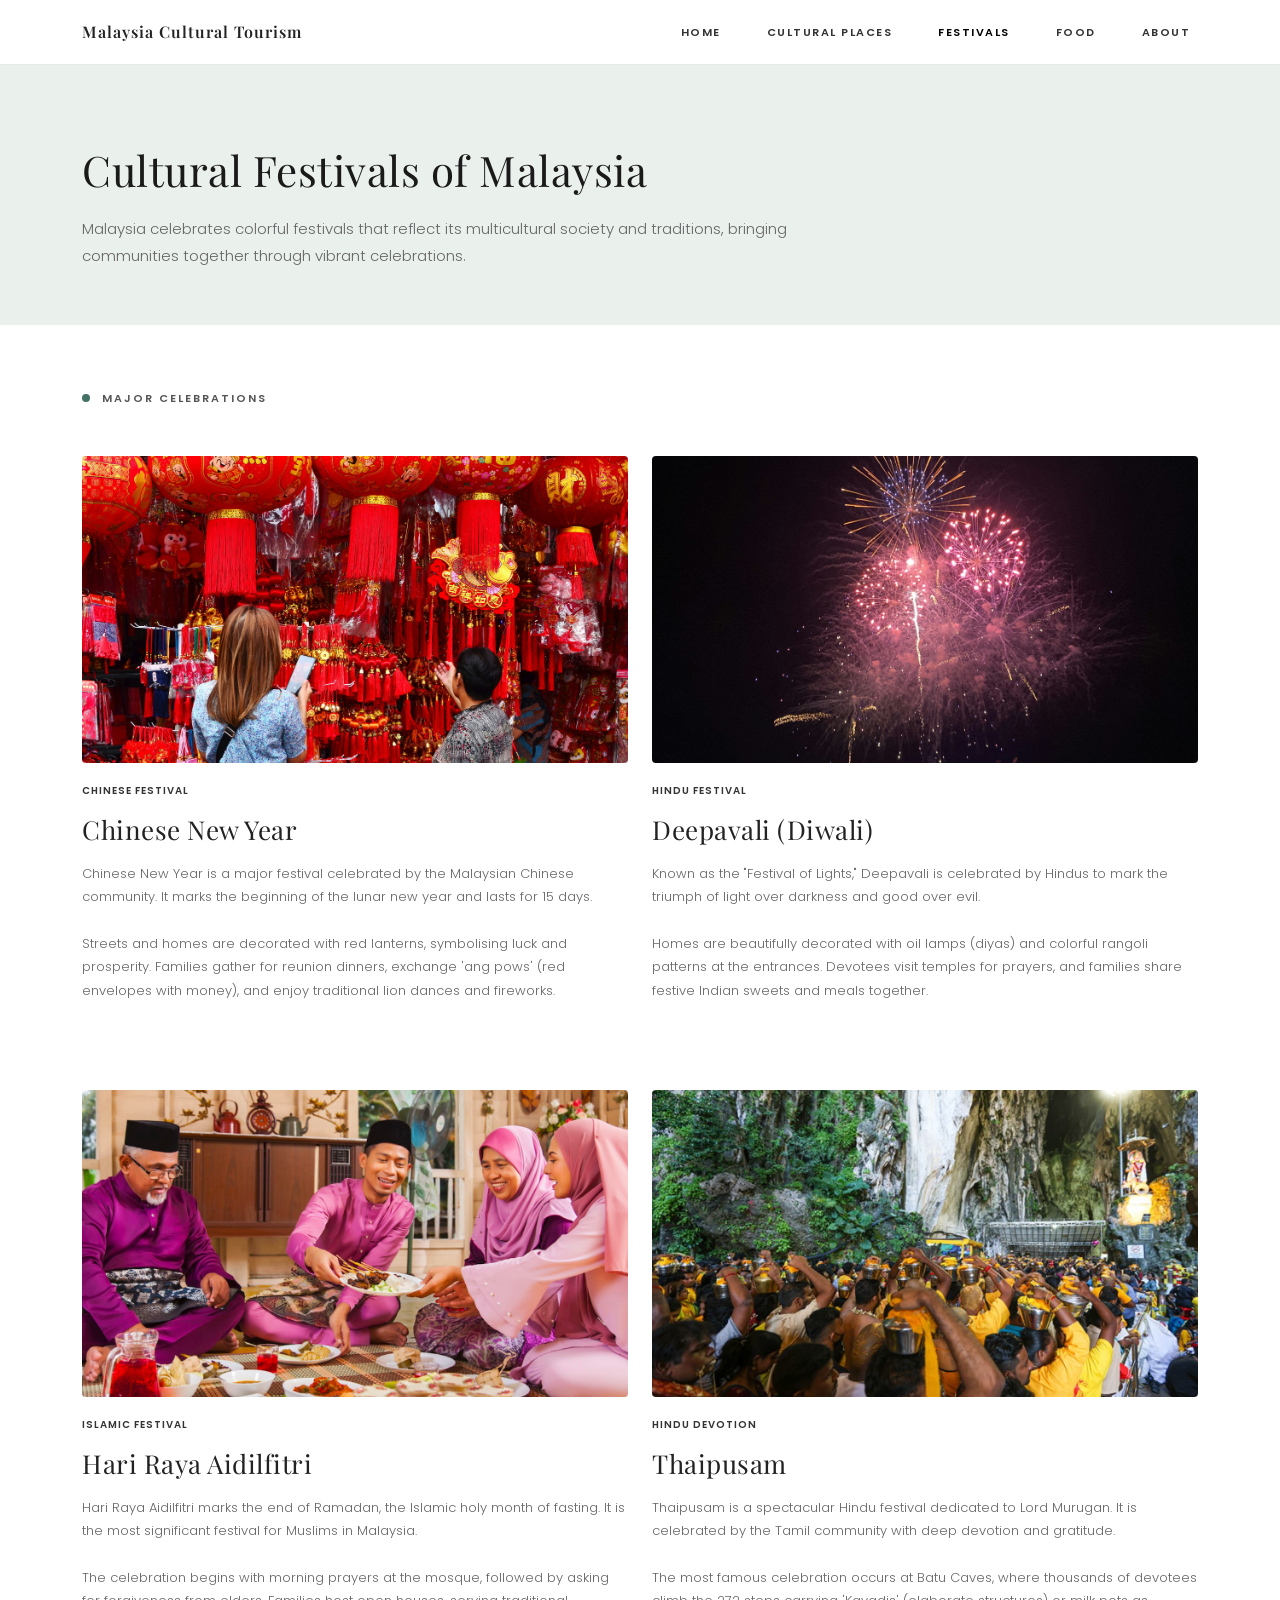
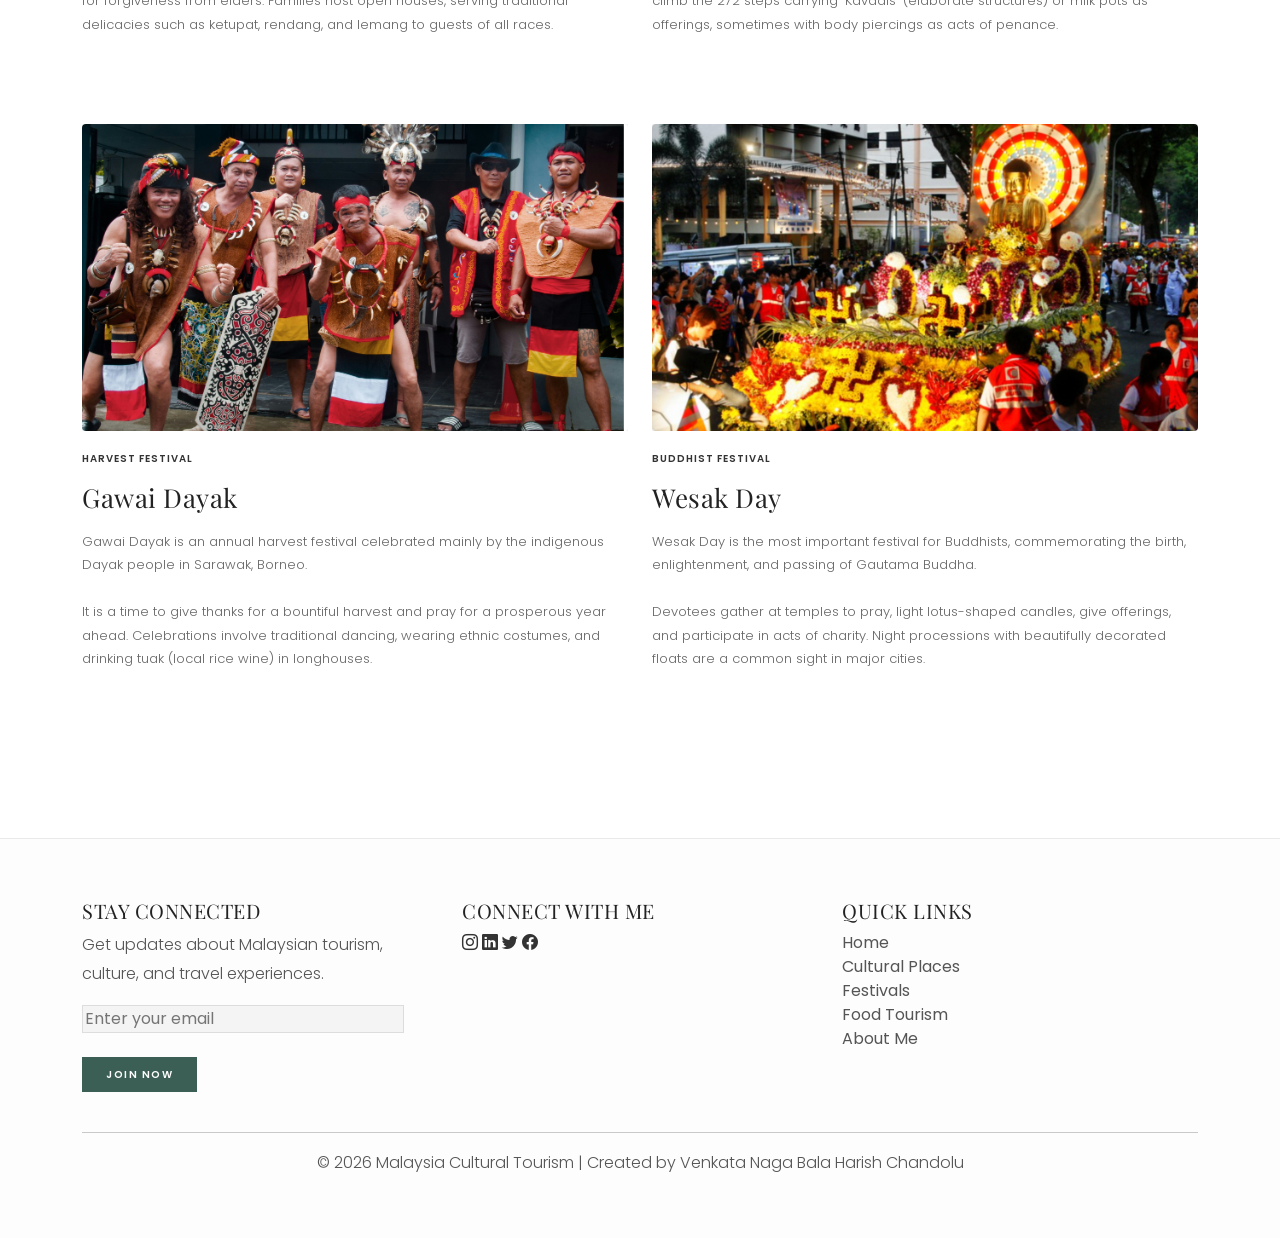
<file: festivals.html>
<!DOCTYPE html>
<html>

<head>

    <title>Festivals in Malaysia</title>
    <meta name="viewport" content="width=device-width, initial-scale=1">
    <link rel="stylesheet" href="https://cdn.jsdelivr.net/npm/bootstrap-icons@1.11.3/font/bootstrap-icons.css">
    <link href="https://cdn.jsdelivr.net/npm/bootstrap@5.3.2/dist/css/bootstrap.min.css" rel="stylesheet">
    <link href="https://fonts.googleapis.com/css2?family=Playfair+Display:wght@400;600&family=Poppins:wght@300;400;600&display=swap" rel="stylesheet">
    <link rel="stylesheet" href="css/style.css">

     <!-- Google Analytics -->
     <script async src="https://www.googletagmanager.com/gtag/js?id=G-QB0N7FCE9P"></script>
     <script>
         window.dataLayer = window.dataLayer || [];
         function gtag(){dataLayer.push(arguments);}
         gtag('js', new Date());
 
         gtag('config', 'G-QB0N7FCE9P');
     </script>
</head>

<body>

    <!-- Navbar -->
    <nav class="navbar navbar-expand-lg navbar-light bg-white sticky-top">
        <div class="container">
            <a class="navbar-brand brand-title" href="index.html">
                Malaysia Cultural Tourism
            </a>
            <button class="navbar-toggler" type="button" data-bs-toggle="collapse" data-bs-target="#navbarNav">
                <span class="navbar-toggler-icon"></span>
            </button>
            <div class="collapse navbar-collapse justify-content-end" id="navbarNav">
                <ul class="navbar-nav">
                    <li class="nav-item">
                        <a class="nav-link" href="index.html">Home</a>
                    </li>
                    <li class="nav-item">
                        <a class="nav-link" href="cultural.html">Cultural Places</a>
                    </li>
                    <li class="nav-item">
                        <a class="nav-link active" href="festivals.html">Festivals</a>
                    </li>
                    <li class="nav-item">
                        <a class="nav-link" href="food.html">Food</a>
                    </li>
                    <li class="nav-item">
                        <a class="nav-link" href="about.html">About</a>
                    </li>
                </ul>
            </div>
        </div>
    </nav>

    <!-- Page Title -->
    <div class="page-header-section" style="background: #EAF0EC; margin-bottom: 60px;">
        <div class="container">
            <h1 class="page-title">Cultural Festivals of Malaysia</h1>
            <p class="page-subtitle">
                Malaysia celebrates colorful festivals that reflect its multicultural society and traditions, bringing communities together through vibrant celebrations.
            </p>
        </div>
    </div>


    <!-- MAIN ARTICLE GRID -->
    <div class="container" style="margin-bottom: 80px;">
        <span class="dot-label"><span class="dot"></span> MAJOR CELEBRATIONS</span>
        
        <div class="row mt-4">
            
            <!-- Chinese New Year -->
            <div class="col-lg-6 mb-5">
                <div class="article-card">
                    <div class="article-img-container" style="aspect-ratio: 16/9;">
                        <img src="images/chinese%20new%20year.png" class="article-img" alt="Chinese New Year">
                    </div>
                    <span class="article-meta">CHINESE FESTIVAL</span>
                    <h3 class="article-title">Chinese New Year</h3>
                    <p class="article-excerpt">
                        Chinese New Year is a major festival celebrated by the Malaysian Chinese community. It marks the beginning of the lunar new year and lasts for 15 days.
                        <br><br>
                        Streets and homes are decorated with red lanterns, symbolising luck and prosperity. Families gather for reunion dinners, exchange 'ang pows' (red envelopes with money), and enjoy traditional lion dances and fireworks.
                    </p>
                </div>
            </div>

            <!-- Deepavali -->
            <div class="col-lg-6 mb-5">
                <div class="article-card">
                    <div class="article-img-container" style="aspect-ratio: 16/9;">
                        <img src="images/Deepavali.png" class="article-img" alt="Deepavali">
                    </div>
                    <span class="article-meta">HINDU FESTIVAL</span>
                    <h3 class="article-title">Deepavali (Diwali)</h3>
                    <p class="article-excerpt">
                        Known as the "Festival of Lights," Deepavali is celebrated by Hindus to mark the triumph of light over darkness and good over evil.
                        <br><br>
                        Homes are beautifully decorated with oil lamps (diyas) and colorful rangoli patterns at the entrances. Devotees visit temples for prayers, and families share festive Indian sweets and meals together.
                    </p>
                </div>
            </div>

            <!-- Hari Raya -->
            <div class="col-lg-6 mb-5">
                <div class="article-card">
                    <div class="article-img-container" style="aspect-ratio: 16/9;">
                        <img src="images/raya.png" class="article-img" alt="Hari Raya Aidilfitri">
                    </div>
                    <span class="article-meta">ISLAMIC FESTIVAL</span>
                    <h3 class="article-title">Hari Raya Aidilfitri</h3>
                    <p class="article-excerpt">
                        Hari Raya Aidilfitri marks the end of Ramadan, the Islamic holy month of fasting. It is the most significant festival for Muslims in Malaysia.
                        <br><br>
                        The celebration begins with morning prayers at the mosque, followed by asking for forgiveness from elders. Families host open houses, serving traditional delicacies such as ketupat, rendang, and lemang to guests of all races.
                    </p>
                </div>
            </div>

            <!-- Thaipusam -->
            <div class="col-lg-6 mb-5">
                <div class="article-card">
                    <div class="article-img-container" style="aspect-ratio: 16/9;">
                        <img src="images/Thaipusam.png" class="article-img" alt="Thaipusam">
                    </div>
                    <span class="article-meta">HINDU DEVOTION</span>
                    <h3 class="article-title">Thaipusam</h3>
                    <p class="article-excerpt">
                        Thaipusam is a spectacular Hindu festival dedicated to Lord Murugan. It is celebrated by the Tamil community with deep devotion and gratitude.
                        <br><br>
                        The most famous celebration occurs at Batu Caves, where thousands of devotees climb the 272 steps carrying 'Kavadis' (elaborate structures) or milk pots as offerings, sometimes with body piercings as acts of penance.
                    </p>
                </div>
            </div>

             <!-- Gawai Dayak -->
             <div class="col-lg-6 mb-5">
                <div class="article-card">
                    <div class="article-img-container" style="aspect-ratio: 16/9;">
                        <img src="images/Gawai.png" class="article-img" alt="Gawai Dayak">
                    </div>
                    <span class="article-meta">HARVEST FESTIVAL</span>
                    <h3 class="article-title">Gawai Dayak</h3>
                    <p class="article-excerpt">
                        Gawai Dayak is an annual harvest festival celebrated mainly by the indigenous Dayak people in Sarawak, Borneo.
                        <br><br>
                        It is a time to give thanks for a bountiful harvest and pray for a prosperous year ahead. Celebrations involve traditional dancing, wearing ethnic costumes, and drinking tuak (local rice wine) in longhouses.
                    </p>
                </div>
            </div>

             <!-- Wesak Day -->
             <div class="col-lg-6 mb-5">
                <div class="article-card">
                    <div class="article-img-container" style="aspect-ratio: 16/9;">
                        <img src="images/wesak.png" class="article-img" alt="Wesak Day">
                    </div>
                    <span class="article-meta">BUDDHIST FESTIVAL</span>
                    <h3 class="article-title">Wesak Day</h3>
                    <p class="article-excerpt">
                        Wesak Day is the most important festival for Buddhists, commemorating the birth, enlightenment, and passing of Gautama Buddha.
                        <br><br>
                        Devotees gather at temples to pray, light lotus-shaped candles, give offerings, and participate in acts of charity. Night processions with beautifully decorated floats are a common sight in major cities.
                    </p>
                </div>
            </div>

        </div>
    </div>


    <!-- FOOTER -->
    <div class="footer-main">
        <div class="container">
            <div class="row">
                <div class="col-lg-4 col-md-6 col-12 mb-4">
                    <h4 class="footer-heading">STAY CONNECTED</h4>
                    <p class="footer-text">
                        Get updates about Malaysian tourism, culture, and travel experiences.
                    </p>
                    <form action="https://formspree.io/f/myknpvoq" method="POST">
                        <input type="email" name="email" class="footer-input" placeholder="Enter your email" required>
                        <br><br>
                        <button type="submit" class="footer-btn">Join Now</button>
                    </form>
                </div>
                <div class="col-lg-4 col-md-6 col-12 mb-4">
                    <h4 class="footer-heading">CONNECT WITH ME</h4>
                    <div class="social-icons">
                        <a href="https://www.instagram.com/tripz_hash/"><i class="bi bi-instagram"></i></a>
                        <a href="http://www.linkedin.com/in/ch-venkata-naga-bala-harish"><i class="bi bi-linkedin"></i></a>
                        <a href="https://x.com/ChVenkatan88342"><i class="bi bi-twitter"></i></a>
                        <a href="https://www.facebook.com/chandolu.harish.1"><i class="bi bi-facebook"></i></a>
                    </div>
                </div>
                <div class="col-lg-4 col-md-6 col-12 mb-4">
                    <h4 class="footer-heading">QUICK LINKS</h4>
                    <ul class="footer-list list-unstyled">
                        <li><a href="index.html">Home</a></li>
                        <li><a href="cultural.html">Cultural Places</a></li>
                        <li><a href="festivals.html">Festivals</a></li>
                        <li><a href="food.html">Food Tourism</a></li>
                        <li><a href="about.html">About Me</a></li>
                    </ul>
                </div>
            </div>
            <hr class="footer-line">
            <p class="footer-bottom text-center mb-0">
                © 2026 Malaysia Cultural Tourism | Created by Venkata Naga Bala Harish Chandolu
            </p>
        </div>
    </div>

    <script src="https://cdn.jsdelivr.net/npm/bootstrap@5.3.2/dist/js/bootstrap.bundle.min.js"></script>
</body>
</html>
</file>
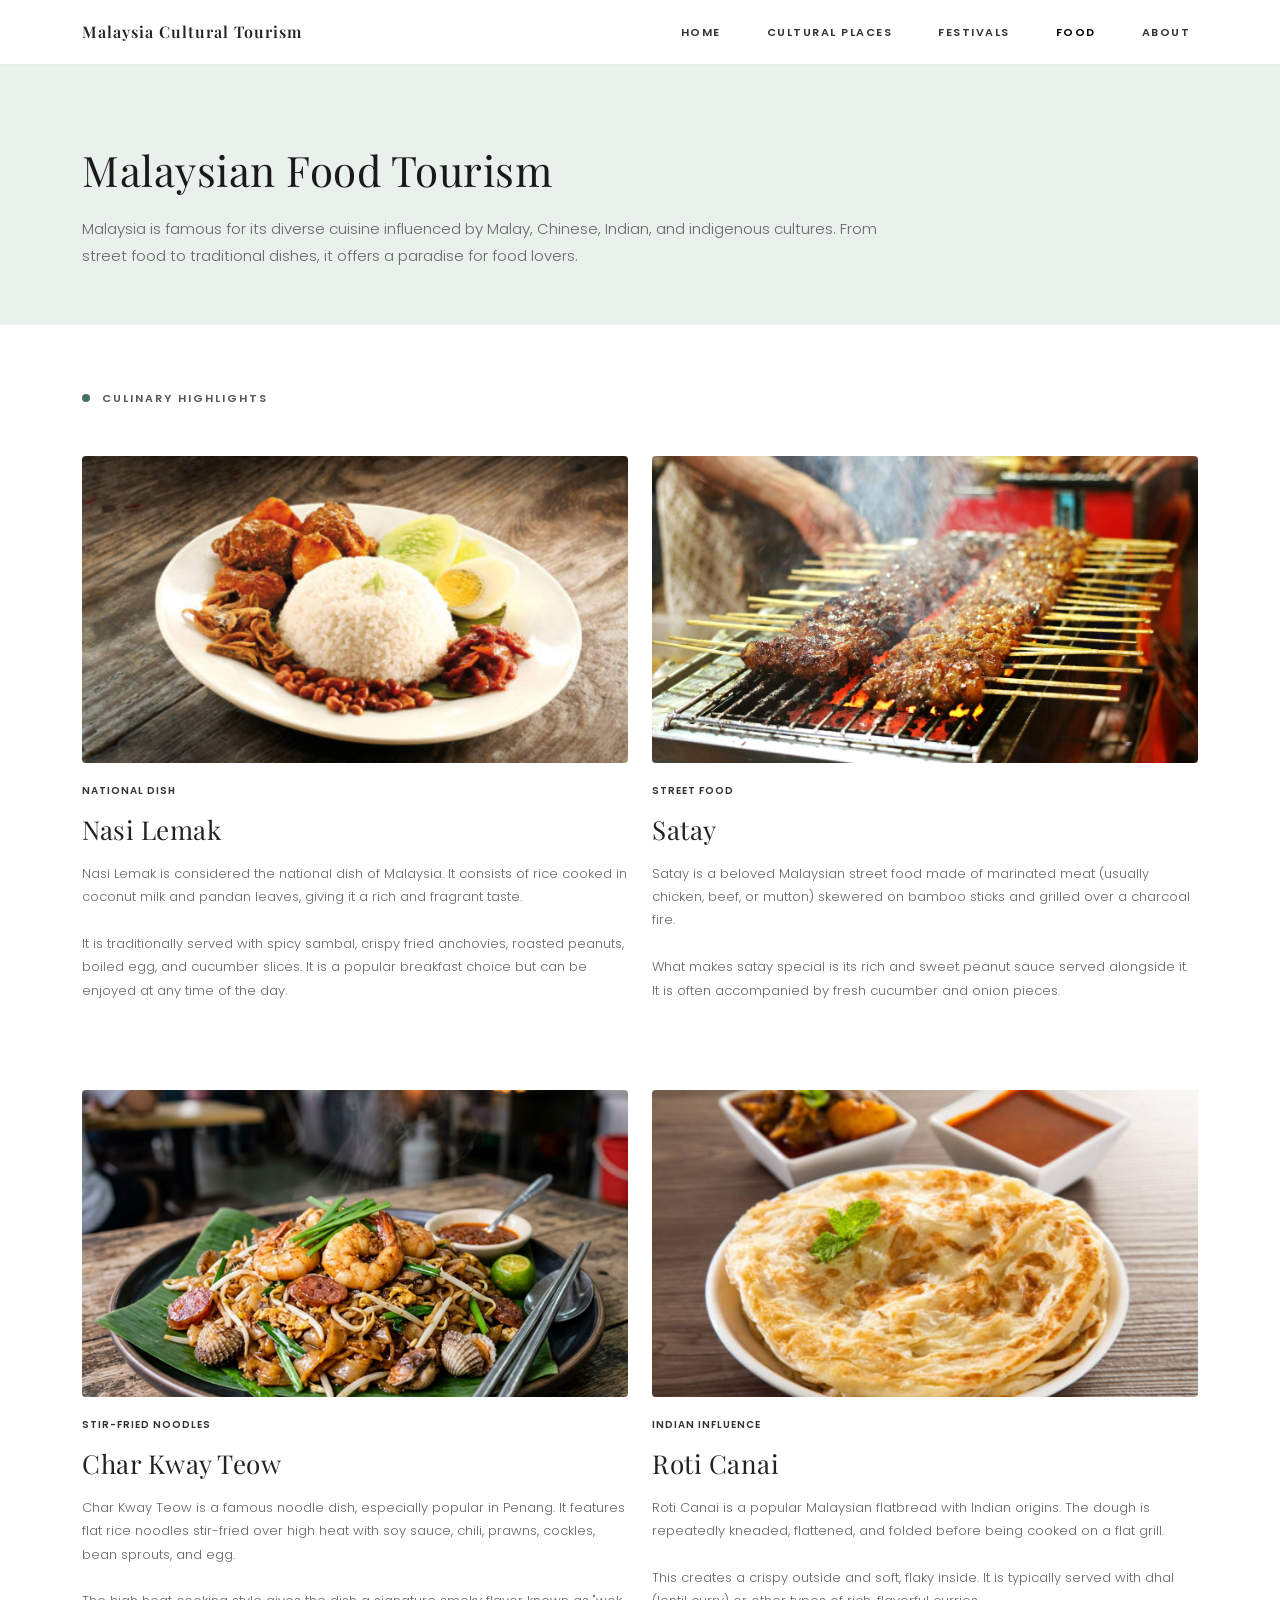
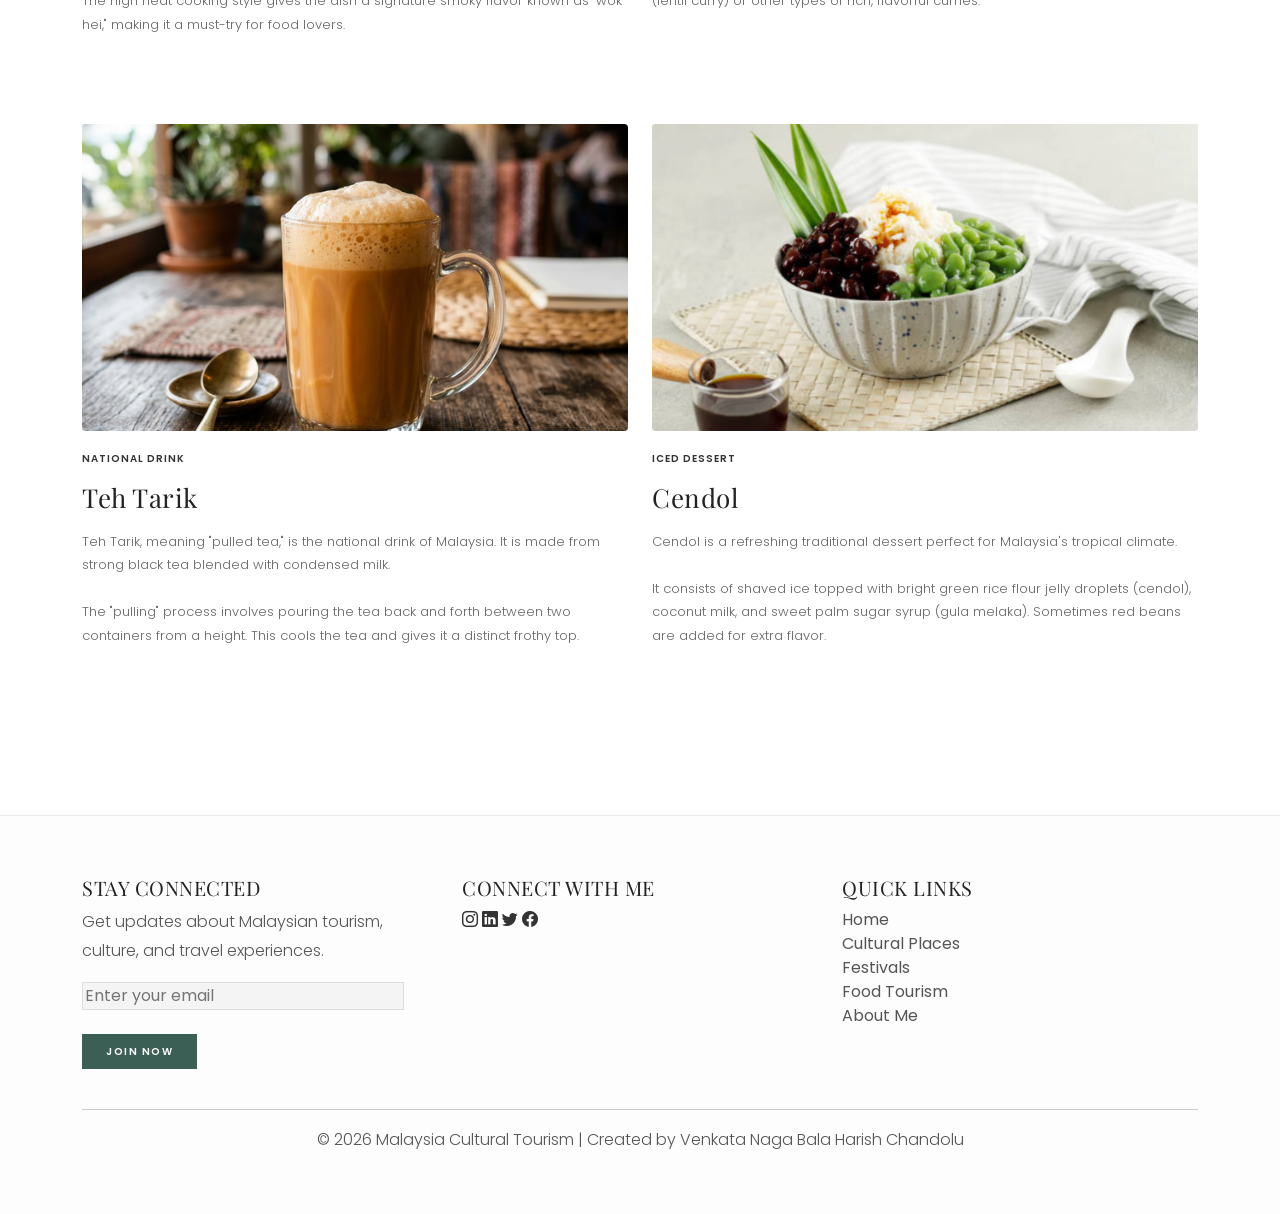
<file: food.html>
<!DOCTYPE html>
<html>

<head>

    <title>Food Tourism in Malaysia</title>
    <meta name="viewport" content="width=device-width, initial-scale=1">
    <link rel="stylesheet" href="https://cdn.jsdelivr.net/npm/bootstrap-icons@1.11.3/font/bootstrap-icons.css">
    <link href="https://cdn.jsdelivr.net/npm/bootstrap@5.3.2/dist/css/bootstrap.min.css" rel="stylesheet">
    <link
        href="https://fonts.googleapis.com/css2?family=Playfair+Display:wght@400;600&family=Poppins:wght@300;400;600&display=swap"
        rel="stylesheet">
    <link rel="stylesheet" href="css/style.css">

    <!-- Google Analytics -->
    <script async src="https://www.googletagmanager.com/gtag/js?id=G-QB0N7FCE9P"></script>
    <script>
        window.dataLayer = window.dataLayer || [];
        function gtag() { dataLayer.push(arguments); }
        gtag('js', new Date());

        gtag('config', 'G-QB0N7FCE9P');
    </script>
</head>

<body>

    <!-- Navbar -->
    <nav class="navbar navbar-expand-lg navbar-light bg-white sticky-top">
        <div class="container">
            <a class="navbar-brand brand-title" href="index.html">
                Malaysia Cultural Tourism
            </a>
            <button class="navbar-toggler" type="button" data-bs-toggle="collapse" data-bs-target="#navbarNav">
                <span class="navbar-toggler-icon"></span>
            </button>
            <div class="collapse navbar-collapse justify-content-end" id="navbarNav">
                <ul class="navbar-nav">
                    <li class="nav-item">
                        <a class="nav-link" href="index.html">Home</a>
                    </li>
                    <li class="nav-item">
                        <a class="nav-link" href="cultural.html">Cultural Places</a>
                    </li>
                    <li class="nav-item">
                        <a class="nav-link" href="festivals.html">Festivals</a>
                    </li>
                    <li class="nav-item">
                        <a class="nav-link active" href="food.html">Food</a>
                    </li>
                    <li class="nav-item">
                        <a class="nav-link" href="about.html">About</a>
                    </li>
                </ul>
            </div>
        </div>
    </nav>

    <!-- Page Title -->
    <div class="page-header-section" style="background: #EAF0EC; margin-bottom: 60px;">
        <div class="container">
            <h1 class="page-title">Malaysian Food Tourism</h1>
            <p class="page-subtitle">
                Malaysia is famous for its diverse cuisine influenced by Malay, Chinese, Indian, and indigenous
                cultures. From street food to traditional dishes, it offers a paradise for food lovers.
            </p>
        </div>
    </div>

    <!-- MAIN ARTICLE GRID -->
    <div class="container" style="margin-bottom: 80px;">
        <span class="dot-label"><span class="dot"></span> CULINARY HIGHLIGHTS</span>

        <div class="row mt-4">

            <!-- Nasi Lemak -->
            <div class="col-lg-6 mb-5">
                <div class="article-card">
                    <div class="article-img-container" style="aspect-ratio: 16/9;">
                        <img src="images/nasi%20lemak.png" class="article-img" alt="Nasi Lemak">
                    </div>
                    <span class="article-meta">NATIONAL DISH</span>
                    <h3 class="article-title">Nasi Lemak</h3>
                    <p class="article-excerpt">
                        Nasi Lemak is considered the national dish of Malaysia. It consists of rice cooked in coconut
                        milk and pandan leaves, giving it a rich and fragrant taste.
                        <br><br>
                        It is traditionally served with spicy sambal, crispy fried anchovies, roasted peanuts, boiled
                        egg, and cucumber slices. It is a popular breakfast choice but can be enjoyed at any time of the
                        day.
                    </p>
                </div>
            </div>

            <!-- Satay -->
            <div class="col-lg-6 mb-5">
                <div class="article-card">
                    <div class="article-img-container" style="aspect-ratio: 16/9;">
                        <img src="images/Satay.png" class="article-img" alt="Satay">
                    </div>
                    <span class="article-meta">STREET FOOD</span>
                    <h3 class="article-title">Satay</h3>
                    <p class="article-excerpt">
                        Satay is a beloved Malaysian street food made of marinated meat (usually chicken, beef, or
                        mutton) skewered on bamboo sticks and grilled over a charcoal fire.
                        <br><br>
                        What makes satay special is its rich and sweet peanut sauce served alongside it. It is often
                        accompanied by fresh cucumber and onion pieces.
                    </p>
                </div>
            </div>

            <!-- Char Kway Teow -->
            <div class="col-lg-6 mb-5">
                <div class="article-card">
                    <div class="article-img-container" style="aspect-ratio: 16/9;">
                        <img src="images/char-kway-teow.png" class="article-img" alt="Char Kway Teow">
                    </div>
                    <span class="article-meta">STIR-FRIED NOODLES</span>
                    <h3 class="article-title">Char Kway Teow</h3>
                    <p class="article-excerpt">
                        Char Kway Teow is a famous noodle dish, especially popular in Penang. It features flat rice
                        noodles stir-fried over high heat with soy sauce, chili, prawns, cockles, bean sprouts, and egg.
                        <br><br>
                        The high heat cooking style gives the dish a signature smoky flavor known as "wok hei," making
                        it a must-try for food lovers.
                    </p>
                </div>
            </div>

            <!-- Roti Canai -->
            <div class="col-lg-6 mb-5">
                <div class="article-card">
                    <div class="article-img-container" style="aspect-ratio: 16/9;">
                        <img src="images/roticanai.png" class="article-img" alt="Roti Canai">
                    </div>
                    <span class="article-meta">INDIAN INFLUENCE</span>
                    <h3 class="article-title">Roti Canai</h3>
                    <p class="article-excerpt">
                        Roti Canai is a popular Malaysian flatbread with Indian origins. The dough is repeatedly
                        kneaded, flattened, and folded before being cooked on a flat grill.
                        <br><br>
                        This creates a crispy outside and soft, flaky inside. It is typically served with dhal (lentil
                        curry) or other types of rich, flavorful curries.
                    </p>
                </div>
            </div>

            <!-- Teh Tarik -->
            <div class="col-lg-6 mb-5">
                <div class="article-card">
                    <div class="article-img-container" style="aspect-ratio: 16/9;">
                        <img src="images/teh-tarik.png" class="article-img" alt="Teh Tarik">
                    </div>
                    <span class="article-meta">NATIONAL DRINK</span>
                    <h3 class="article-title">Teh Tarik</h3>
                    <p class="article-excerpt">
                        Teh Tarik, meaning "pulled tea," is the national drink of Malaysia. It is made from strong black
                        tea blended with condensed milk.
                        <br><br>
                        The "pulling" process involves pouring the tea back and forth between two containers from a
                        height. This cools the tea and gives it a distinct frothy top.
                    </p>
                </div>
            </div>

            <!-- Cendol -->
            <div class="col-lg-6 mb-5">
                <div class="article-card">
                    <div class="article-img-container" style="aspect-ratio: 16/9;">
                        <img src="images/Cendol.png" class="article-img" alt="Cendol">
                    </div>
                    <span class="article-meta">ICED DESSERT</span>
                    <h3 class="article-title">Cendol</h3>
                    <p class="article-excerpt">
                        Cendol is a refreshing traditional dessert perfect for Malaysia's tropical climate.
                        <br><br>
                        It consists of shaved ice topped with bright green rice flour jelly droplets (cendol), coconut
                        milk, and sweet palm sugar syrup (gula melaka). Sometimes red beans are added for extra flavor.
                    </p>
                </div>
            </div>

        </div>
    </div>


    <!-- FOOTER -->
    <div class="footer-main">
        <div class="container">
            <div class="row">
                <div class="col-lg-4 col-md-6 col-12 mb-4">
                    <h4 class="footer-heading">STAY CONNECTED</h4>
                    <p class="footer-text">
                        Get updates about Malaysian tourism, culture, and travel experiences.
                    </p>
                    <form action="https://formspree.io/f/myknpvoq" method="POST">
                        <input type="email" name="email" class="footer-input" placeholder="Enter your email" required>
                        <br><br>
                        <button type="submit" class="footer-btn">Join Now</button>
                    </form>
                </div>
                <div class="col-lg-4 col-md-6 col-12 mb-4">
                    <h4 class="footer-heading">CONNECT WITH ME</h4>
                    <div class="social-icons">
                        <a href="https://www.instagram.com/tripz_hash/"><i class="bi bi-instagram"></i></a>
                        <a href="http://www.linkedin.com/in/ch-venkata-naga-bala-harish"><i
                                class="bi bi-linkedin"></i></a>
                        <a href="https://x.com/ChVenkatan88342"><i class="bi bi-twitter"></i></a>
                        <a href="https://www.facebook.com/chandolu.harish.1"><i class="bi bi-facebook"></i></a>
                    </div>
                </div>
                <div class="col-lg-4 col-md-6 col-12 mb-4">
                    <h4 class="footer-heading">QUICK LINKS</h4>
                    <ul class="footer-list list-unstyled">
                        <li><a href="index.html">Home</a></li>
                        <li><a href="cultural.html">Cultural Places</a></li>
                        <li><a href="festivals.html">Festivals</a></li>
                        <li><a href="food.html">Food Tourism</a></li>
                        <li><a href="about.html">About Me</a></li>
                    </ul>
                </div>
            </div>
            <hr class="footer-line">
            <p class="footer-bottom text-center mb-0">
                © 2026 Malaysia Cultural Tourism | Created by Venkata Naga Bala Harish Chandolu
            </p>
        </div>
    </div>

    <script src="https://cdn.jsdelivr.net/npm/bootstrap@5.3.2/dist/js/bootstrap.bundle.min.js"></script>
</body>

</html>
</file>
<file: css/style.css>
/* GLOBAL DESIGN SYSTEM - SAGE GREEN BLOG AESTHETIC */
body {
    margin: 0;
    font-family: 'Poppins', sans-serif;
    color: #333333;
    background-color: #ffffff;
}

/* TYPOGRAPHY */
h1, h2, h3, h4, h5, h6, .navbar-brand, .brand-title, .page-title, .featured-title, .hero-title, .article-title {
    font-family: 'Playfair Display', serif;
    color: #1a1a1a;
    letter-spacing: 0.5px;
    font-weight: 400; /* Use elegant serif */
}

p, .article-excerpt {
    line-height: 1.8;
    color: #555555;
    font-weight: 300;
}

/* NAVBAR - MINIMALIST CREAM/SAGE */
.custom-navbar.navbar, .navbar.bg-dark {
    background: transparent !important;
    padding: 20px 0;
    border-bottom: 0px;
    transition: 0.3s;
}

.navbar.bg-white {
    background: #ffffff !important;
    padding: 15px 0;
    border-bottom: 1px solid #eaeaea;
    transition: 0.3s;
    z-index: 1030;
}

.navbar-brand, .brand-title {
    font-size: 16px !important;
    font-weight: 600;
    color: #222 !important;
    letter-spacing: 1px !important;
    text-transform: capitalize;
}

.navbar-nav .nav-link {
    font-size: 11px !important;
    color: #333 !important;
    text-transform: uppercase;
    letter-spacing: 1.5px;
    font-weight: 600 !important;
    margin-left: 30px;
}

.navbar-nav .nav-link:hover, .navbar-nav .nav-link.active {
    color: #000 !important;
}

.navbar-scrolled {
    background: #ffffff !important;
    box-shadow: 0 2px 10px rgba(0,0,0,0.05) !important;
    backdrop-filter: none !important;
}

/* BUTTONS */
.btn-primary, .explore-btn, .read-more-btn, .footer-btn {
    background: #3B5F54 !important; /* Sage green tone */
    color: #fff !important; 
    padding: 10px 24px !important;
    font-size: 10px !important;
    font-weight: 600 !important;
    letter-spacing: 1.5px;
    text-transform: uppercase;
    border: none !important;
    border-radius: 0 !important; /* Flat edges */
    transition: 0.3s;
    display: inline-block;
    text-decoration: none;
}

.btn-primary:hover, .explore-btn:hover, .read-more-btn:hover, .footer-btn:hover {
    background: #2a473e !important;
    color: #fff !important;
}

/* SAGE HERO SECTION (index.html top) */
.sage-hero {
    background: #EAF0EC; /* Pale Sage Green */
    padding: 120px 0 100px;
    position: relative;
    border-bottom: 1px solid #e0e6e2;
}

.sage-hero-title {
    font-size: 52px;
    line-height: 1.2;
    margin-bottom: 20px;
    color: #1a1a1a;
}

.sage-hero-text {
    font-family: 'Poppins', sans-serif;
    font-size: 14px;
    color: #4a5c53;
    font-weight: 400;
    max-width: 600px;
}

/* DOTTED LABEL STYLES */
.dot-label {
    font-family: 'Poppins', sans-serif;
    font-size: 11px;
    text-transform: uppercase;
    letter-spacing: 2px;
    font-weight: 600;
    color: #555;
    display: inline-flex;
    align-items: center;
    margin-bottom: 25px;
}

.dot-label .dot {
    display: inline-block;
    width: 8px;
    height: 8px;
    background-color: #437166; /* Sage teal dot */
    border-radius: 50%;
    margin-right: 12px;
}

/* ARTICLE GRID STYLES */
.article-grid-section {
    padding: 80px 0;
    background: #ffffff;
}

.article-card {
    margin-bottom: 40px;
    text-align: left;
}

.article-img-container {
    width: 100%;
    aspect-ratio: 4 / 3;
    overflow: hidden;
    margin-bottom: 20px;
    background: #f4f4f4;
}

.article-img {
    width: 100%;
    height: 100%;
    object-fit: cover;
    border-radius: 4px; /* subtle soft edge like reference */
    transition: transform 0.6s ease;
}

.article-card:hover .article-img {
    transform: scale(1.03);
}

.article-meta {
    font-family: 'Poppins', sans-serif;
    font-size: 10px;
    text-transform: uppercase;
    letter-spacing: 1px;
    font-weight: 600;
    color: #333;
    margin-bottom: 15px;
    display: block;
}

.article-title {
    font-family: 'Playfair Display', serif;
    font-size: 26px;
    line-height: 1.3;
    margin-bottom: 15px;
    color: #222;
}

.article-title-link {
    color: #222;
    text-decoration: none;
    transition: 0.3s;
}

.article-title-link:hover {
    color: #527A6F;
}

.article-excerpt {
    font-size: 13px;
    line-height: 1.8;
    color: #666;
    margin-bottom: 0;
}


/* ABOUT SIDEBAR STYLES (Optional) */
.sidebar-about {
    margin-bottom: 40px;
}

.sidebar-about-img {
    width: 100%;
    height: auto;
    border-radius: 4px;
    margin-bottom: 20px;
}

.sidebar-about-text {
    font-size: 12px;
    line-height: 1.8;
    color: #555;
}


/* Legacy overrides just in case */
.featured-section {
    background: #ffffff;
    padding: 60px 0;
}
.featured-img-container {
    height: 100%;
    min-height: 480px;
    border-radius: 4px;
    overflow: hidden;
}
.featured-img {
    width: 100%;
    height: 100%;
    min-height: 480px;
    object-fit: cover;
    border-radius: 4px !important;
}


/* Page Titles */
.page-header-section {
    padding: 80px 0 40px;
    text-align: left;
    background: #ffffff;
}

.page-title {
    font-size: 42px;
    color: #1a1a1a;
    margin-bottom: 20px;
}

.page-subtitle {
    font-size: 15px;
    color: #666;
    max-width: 800px;
    line-height: 1.8;
}

/* FOOTER UPDATES */
.footer-main {
    background: #fdfdfd;
    color: #333;
    padding: 60px 0;
    margin-top: 80px;
    border-top: 1px solid #eaeaea;
}
.footer-heading {
    color: #222;
    font-family: 'Playfair Display', serif;
    font-size: 20px;
}
.footer-text, .footer-bottom, .footer-list a {
    color: #555;
    text-decoration: none;
}
.footer-list a:hover {
    color: #3B5F54;
}
.social-icons a {
    color: #333;
}
.social-icons a:hover {
    color: #3B5F54;
}
.footer-input {
    background: #f4f4f4;
    border: 1px solid #ddd;
    color: #333;
}
.footer-line {
    background: #eaeaea;
}

@media (max-width:768px){
    .sage-hero-title {
        font-size: 38px;
    }
    .article-title {
        font-size: 22px;
    }
}
</file>
